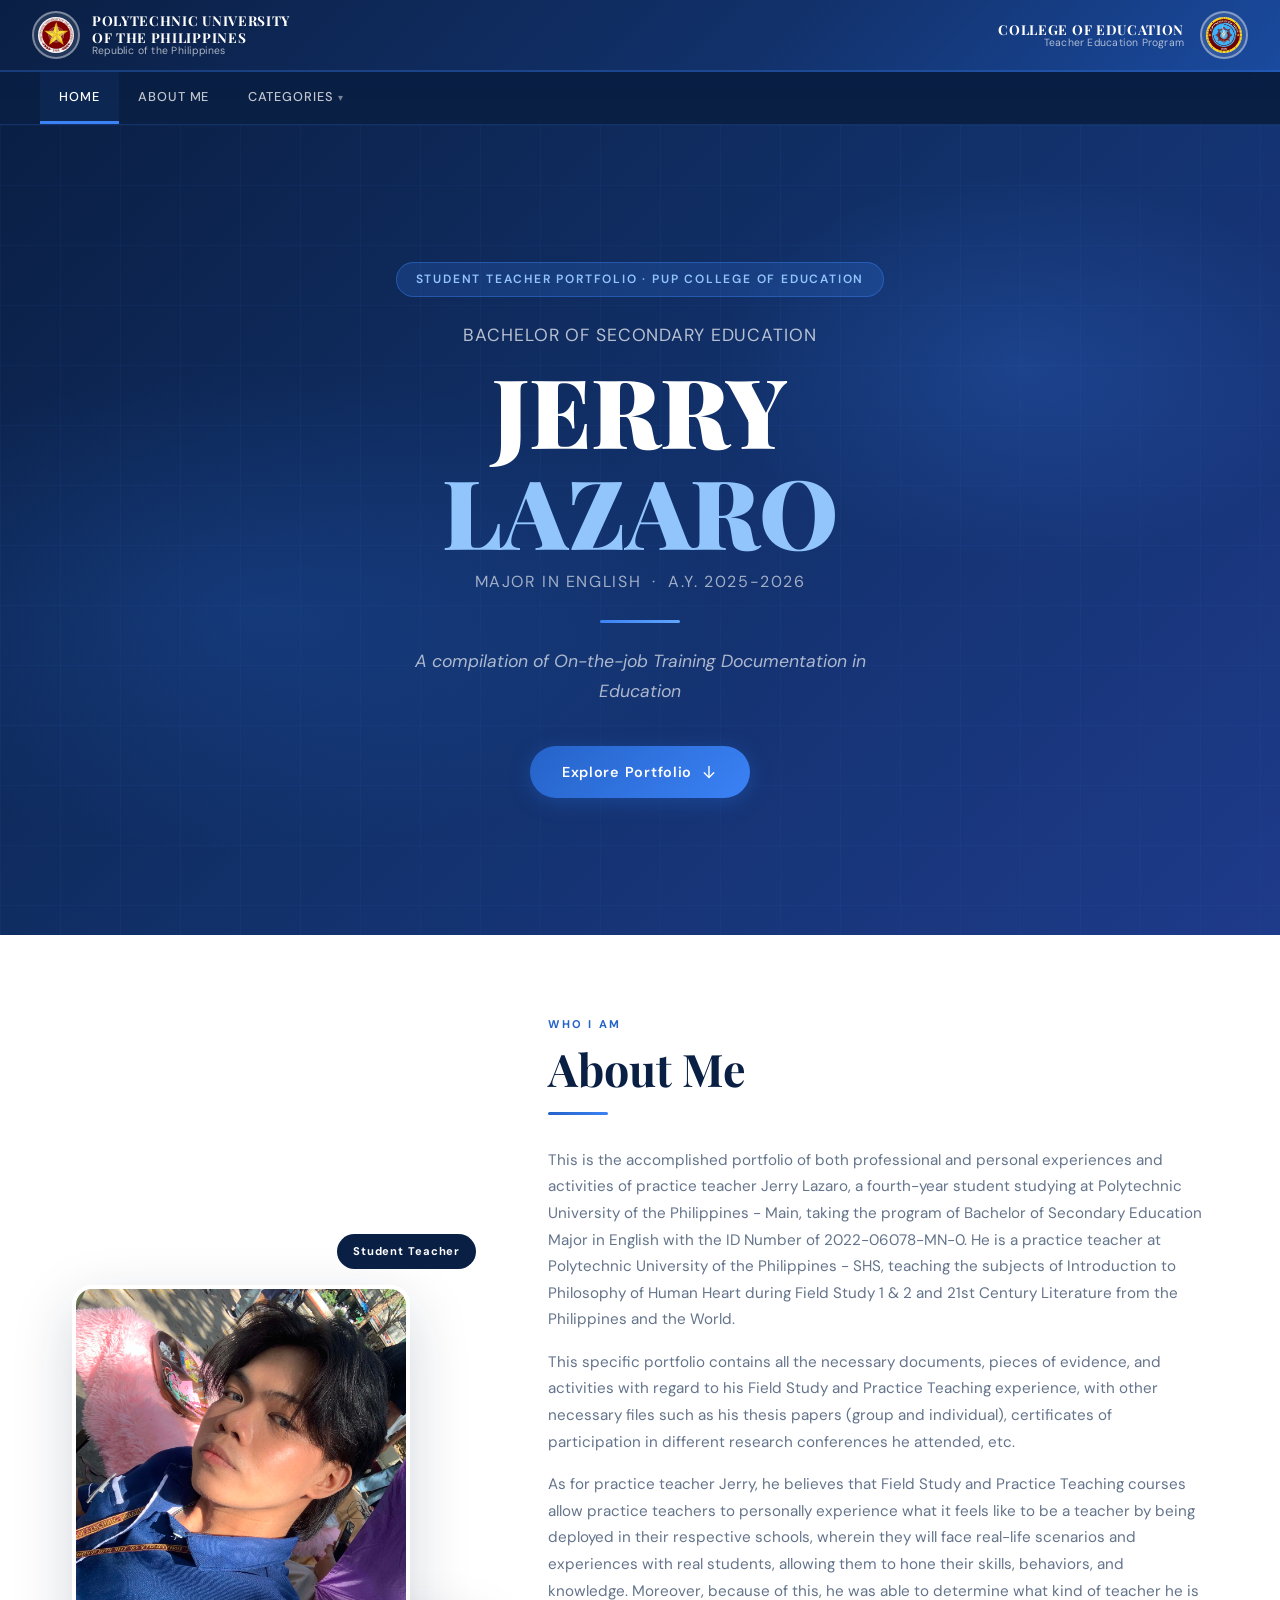
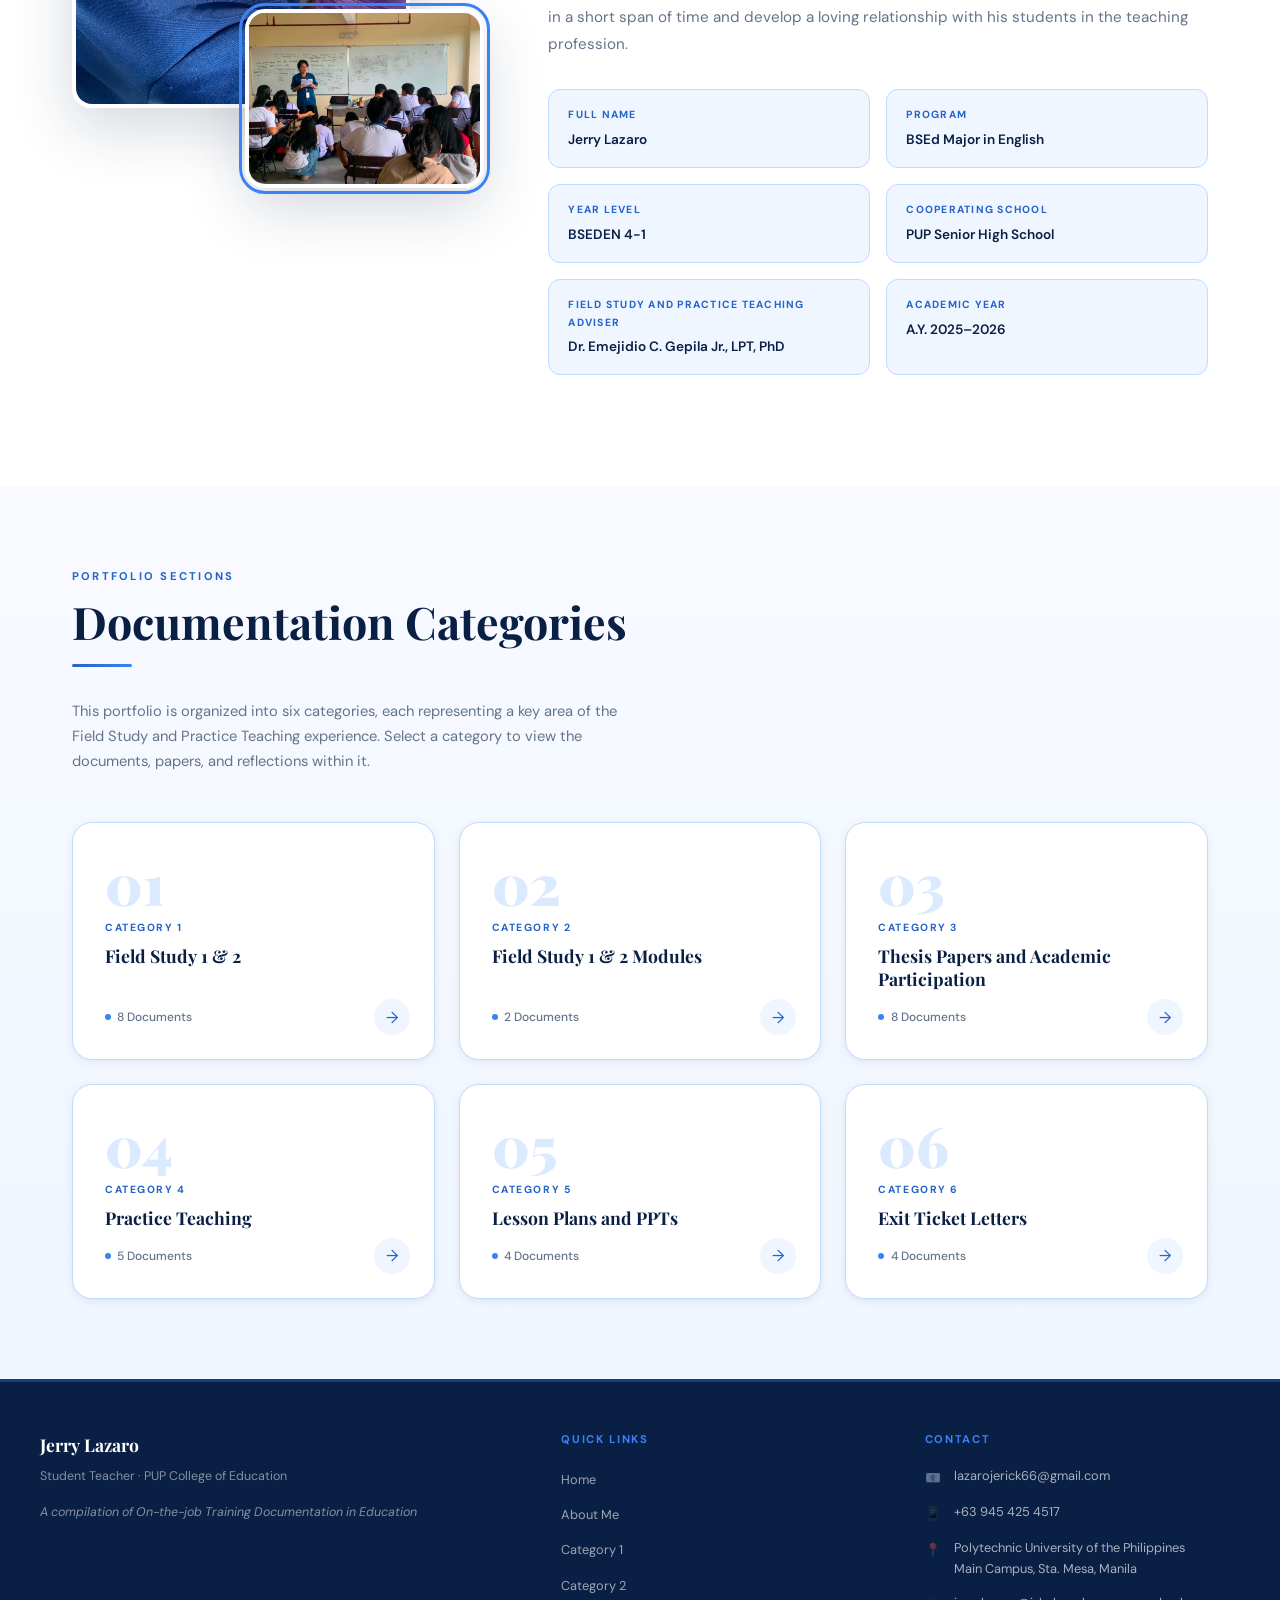
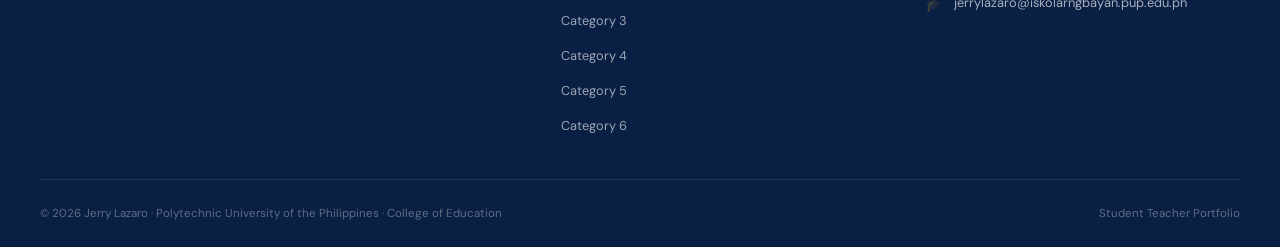
<file: index.html>
<!DOCTYPE html>
<html lang="en">
<head>
  <meta charset="UTF-8" />
  <meta name="viewport" content="width=device-width, initial-scale=1.0" />
  <title>JERRY LAZARO — Student Teacher Portfolio | PUP</title>
  <link rel="stylesheet" href="style.css" />
</head>
<body>

  <!-- ══ HEADER ══ -->
  <header class="site-header">
    <div class="header-brand">
      <div class="header-logo-placeholder">
        <img src="puplogo.jpg" alt="PUP Logo" style="width:100%; height:100%; object-fit:contain; border-radius:50%;" />
      </div>
      <div class="header-name">
        Polytechnic University<br>of the Philippines
        <span>Republic of the Philippines</span>
      </div>
    </div>
    <div class="header-right">
      <div class="header-college">
        College of Education
        <span>Teacher Education Program</span>
      </div>
      <div class="header-logo-placeholder">
        <img src="coedlogo.jpg" alt="COE Logo" style="width:100%; height:100%; object-fit:contain; border-radius:50%;" />
      </div>
    </div>
  </header>

  <!-- ══ NAV ══ -->
  <nav class="main-nav">
    <ul>
      <li><a href="index.html" class="active">Home</a></li>
      <li><a href="index.html#about">About Me</a></li>
      <li class="nav-dropdown">
        <a href="index.html#directory">Categories</a>
        <div class="dropdown-menu">
          <a href="category1.html">Category 1 — Field Study 1 &amp; 2</a>
          <a href="category2.html">Category 2 — Field Study 1 &amp; 2 Modules</a>
          <a href="category3.html">Category 3 — Thesis Papers and Academic Participation</a>
          <a href="category4.html">Category 4 — Practice Teaching</a>
          <a href="category5.html">Category 5 — Lesson Plans and PPTs</a>
          <a href="category6.html">Category 6 — Exit Ticket Letters</a>
        </div>
      </li>
    </ul>
  </nav>

  <main>

    <!-- ══ HERO ══ -->
    <section class="hero">
      <div class="hero-grid-overlay"></div>
      <div class="hero-content">
        <div class="hero-eyebrow">Student Teacher Portfolio · PUP College of Education</div>
        <p class="hero-subtitle-top">Bachelor of Secondary Education</p>
        <h1 class="hero-name">JERRY<br><em>LAZARO</em></h1>
        <p class="hero-role">Major in English &nbsp;·&nbsp; A.Y. 2025-2026</p>
        <div class="hero-divider"></div>
        <p class="hero-tagline">A compilation of On-the-job Training Documentation in Education</p>
        <a href="#about" class="hero-cta">
          Explore Portfolio
          <svg xmlns="http://www.w3.org/2000/svg" viewBox="0 0 20 20" fill="currentColor" width="18" height="18">
            <path fill-rule="evenodd" d="M10 3a.75.75 0 01.75.75v10.638l3.96-4.158a.75.75 0 111.08 1.04l-5.25 5.5a.75.75 0 01-1.08 0l-5.25-5.5a.75.75 0 111.08-1.04l3.96 4.158V3.75A.75.75 0 0110 3z" clip-rule="evenodd" />
          </svg>
        </a>
      </div>
    </section>

    <!-- ══ ABOUT ══ -->
    <section id="about" class="about-section">
      <div class="about-inner">

        <!-- Photo Column -->
        <div class="about-photo-frame">
          <div class="about-badge">Student Teacher</div>
          <div class="about-photos-stack">
            <div class="about-photo-main">
              <img src="portrait.jpg" alt="Jerry Lazaro" />
            </div>
            <div class="about-photo-action">
              <img src="teaching.jpg" alt="Jerry Lazaro teaching" />
            </div>
          </div>
        </div>

        <!-- Info Column -->
        <div>
          <p class="section-label">Who I Am</p>
          <h2 class="section-title">About Me</h2>
          <div class="section-line"></div>

          <p style="color: var(--slate); font-size: 0.95rem; margin-bottom: 1rem; line-height: 1.75;">
            This is the accomplished portfolio of both professional and personal experiences and activities of practice teacher Jerry Lazaro,
            a fourth-year student studying at Polytechnic University of the Philippines - Main, taking the program of Bachelor of Secondary
            Education Major in English with the ID Number of 2022-06078-MN-0. He is a practice teacher at Polytechnic University of the
            Philippines - SHS, teaching the subjects of Introduction to Philosophy of Human Heart during Field Study 1 &amp; 2 and 21st Century
            Literature from the Philippines and the World.
          </p>
          <p style="color: var(--slate); font-size: 0.95rem; margin-bottom: 1rem; line-height: 1.75;">
            This specific portfolio contains all the necessary documents, pieces of evidence, and activities with regard to his Field Study
            and Practice Teaching experience, with other necessary files such as his thesis papers (group and individual), certificates of
            participation in different research conferences he attended, etc.
          </p>
          <p style="color: var(--slate); font-size: 0.95rem; margin-bottom: 1rem; line-height: 1.75;">
            As for practice teacher Jerry, he believes that Field Study and Practice Teaching courses allow practice teachers to personally
            experience what it feels like to be a teacher by being deployed in their respective schools, wherein they will face real-life
            scenarios and experiences with real students, allowing them to hone their skills, behaviors, and knowledge. Moreover, because of
            this, he was able to determine what kind of teacher he is in a short span of time and develop a loving relationship with his
            students in the teaching profession.
          </p>

          <div class="about-info-grid">
            <div class="about-info-item">
              <div class="about-info-label">Full Name</div>
              <div class="about-info-value">Jerry Lazaro</div>
            </div>
            <div class="about-info-item">
              <div class="about-info-label">Program</div>
              <div class="about-info-value">BSEd Major in English</div>
            </div>
            <div class="about-info-item">
              <div class="about-info-label">Year Level</div>
              <div class="about-info-value">BSEDEN 4-1</div>
            </div>
            <div class="about-info-item">
              <div class="about-info-label">Cooperating School</div>
              <div class="about-info-value">PUP Senior High School</div>
            </div>
            <div class="about-info-item">
              <div class="about-info-label">Field Study and Practice Teaching Adviser</div>
              <div class="about-info-value">Dr. Emejidio C. Gepila Jr., LPT, PhD</div>
            </div>
            <div class="about-info-item">
              <div class="about-info-label">Academic Year</div>
              <div class="about-info-value">A.Y. 2025–2026</div>
            </div>
          </div>
        </div>

      </div>
    </section>

    <!-- ══ DIRECTORY ══ -->
    <section id="directory" class="directory-section">
      <div class="directory-inner">
        <p class="section-label">Portfolio Sections</p>
        <h2 class="section-title">Documentation Categories</h2>
        <div class="section-line"></div>
        <p style="color: var(--slate); max-width: 580px; font-size: 0.92rem;">
          This portfolio is organized into six categories, each representing a key area of the Field Study and Practice Teaching experience. Select a category to view the documents, papers, and reflections within it.
        </p>

        <div class="category-grid">

          <a href="category1.html" class="category-card">
            <div class="cat-number">01</div>
            <div class="cat-label">Category 1</div>
            <div class="cat-title">Field Study 1 &amp; 2</div>
            <div class="cat-count">8 Documents</div>
            <div class="cat-arrow">→</div>
          </a>

          <a href="category2.html" class="category-card">
            <div class="cat-number">02</div>
            <div class="cat-label">Category 2</div>
            <div class="cat-title">Field Study 1 &amp; 2 Modules</div>
            <div class="cat-count">2 Documents</div>
            <div class="cat-arrow">→</div>
          </a>

          <a href="category3.html" class="category-card">
            <div class="cat-number">03</div>
            <div class="cat-label">Category 3</div>
            <div class="cat-title">Thesis Papers and Academic Participation</div>
            <div class="cat-count">8 Documents</div>
            <div class="cat-arrow">→</div>
          </a>

          <a href="category4.html" class="category-card">
            <div class="cat-number">04</div>
            <div class="cat-label">Category 4</div>
            <div class="cat-title">Practice Teaching</div>
            <div class="cat-count">5 Documents</div>
            <div class="cat-arrow">→</div>
          </a>

          <a href="category5.html" class="category-card">
            <div class="cat-number">05</div>
            <div class="cat-label">Category 5</div>
            <div class="cat-title">Lesson Plans and PPTs</div>
            <div class="cat-count">4 Documents</div>
            <div class="cat-arrow">→</div>
          </a>

          <a href="category6.html" class="category-card">
            <div class="cat-number">06</div>
            <div class="cat-label">Category 6</div>
            <div class="cat-title">Exit Ticket Letters</div>
            <div class="cat-count">4 Documents</div>
            <div class="cat-arrow">→</div>
          </a>

        </div>
      </div>
    </section>

  </main>

  <!-- ══ FOOTER ══ -->
  <footer class="site-footer">
    <div class="footer-inner">
      <div class="footer-brand">
        <h3>Jerry Lazaro</h3>
        <p>Student Teacher · PUP College of Education</p>
        <p class="footer-tagline">A compilation of On-the-job Training Documentation in Education</p>
      </div>
      <div class="footer-col">
        <h4>Quick Links</h4>
        <ul>
          <li><a href="index.html">Home</a></li>
          <li><a href="index.html#about">About Me</a></li>
          <li><a href="category1.html">Category 1</a></li>
          <li><a href="category2.html">Category 2</a></li>
          <li><a href="category3.html">Category 3</a></li>
          <li><a href="category4.html">Category 4</a></li>
          <li><a href="category5.html">Category 5</a></li>
          <li><a href="category6.html">Category 6</a></li>
        </ul>
      </div>
      <div class="footer-col">
        <h4>Contact</h4>
        <div class="footer-contact-item">
          <span class="footer-contact-icon">📧</span>
          <span>lazarojerick66@gmail.com</span>
        </div>
        <div class="footer-contact-item">
          <span class="footer-contact-icon">📱</span>
          <span>+63 945 425 4517</span>
        </div>
        <div class="footer-contact-item">
          <span class="footer-contact-icon">📍</span>
          <span>Polytechnic University of the Philippines<br>Main Campus, Sta. Mesa, Manila</span>
        </div>
        <div class="footer-contact-item">
          <span class="footer-contact-icon">🎓</span>
          <span>jerrylazaro@iskolarngbayan.pup.edu.ph</span>
        </div>
      </div>
    </div>
    <div class="footer-bottom">
      <span>© 2026 Jerry Lazaro · Polytechnic University of the Philippines · College of Education</span>
      <span>Student Teacher Portfolio</span>
    </div>
  </footer>

</body>
</html>
</file>
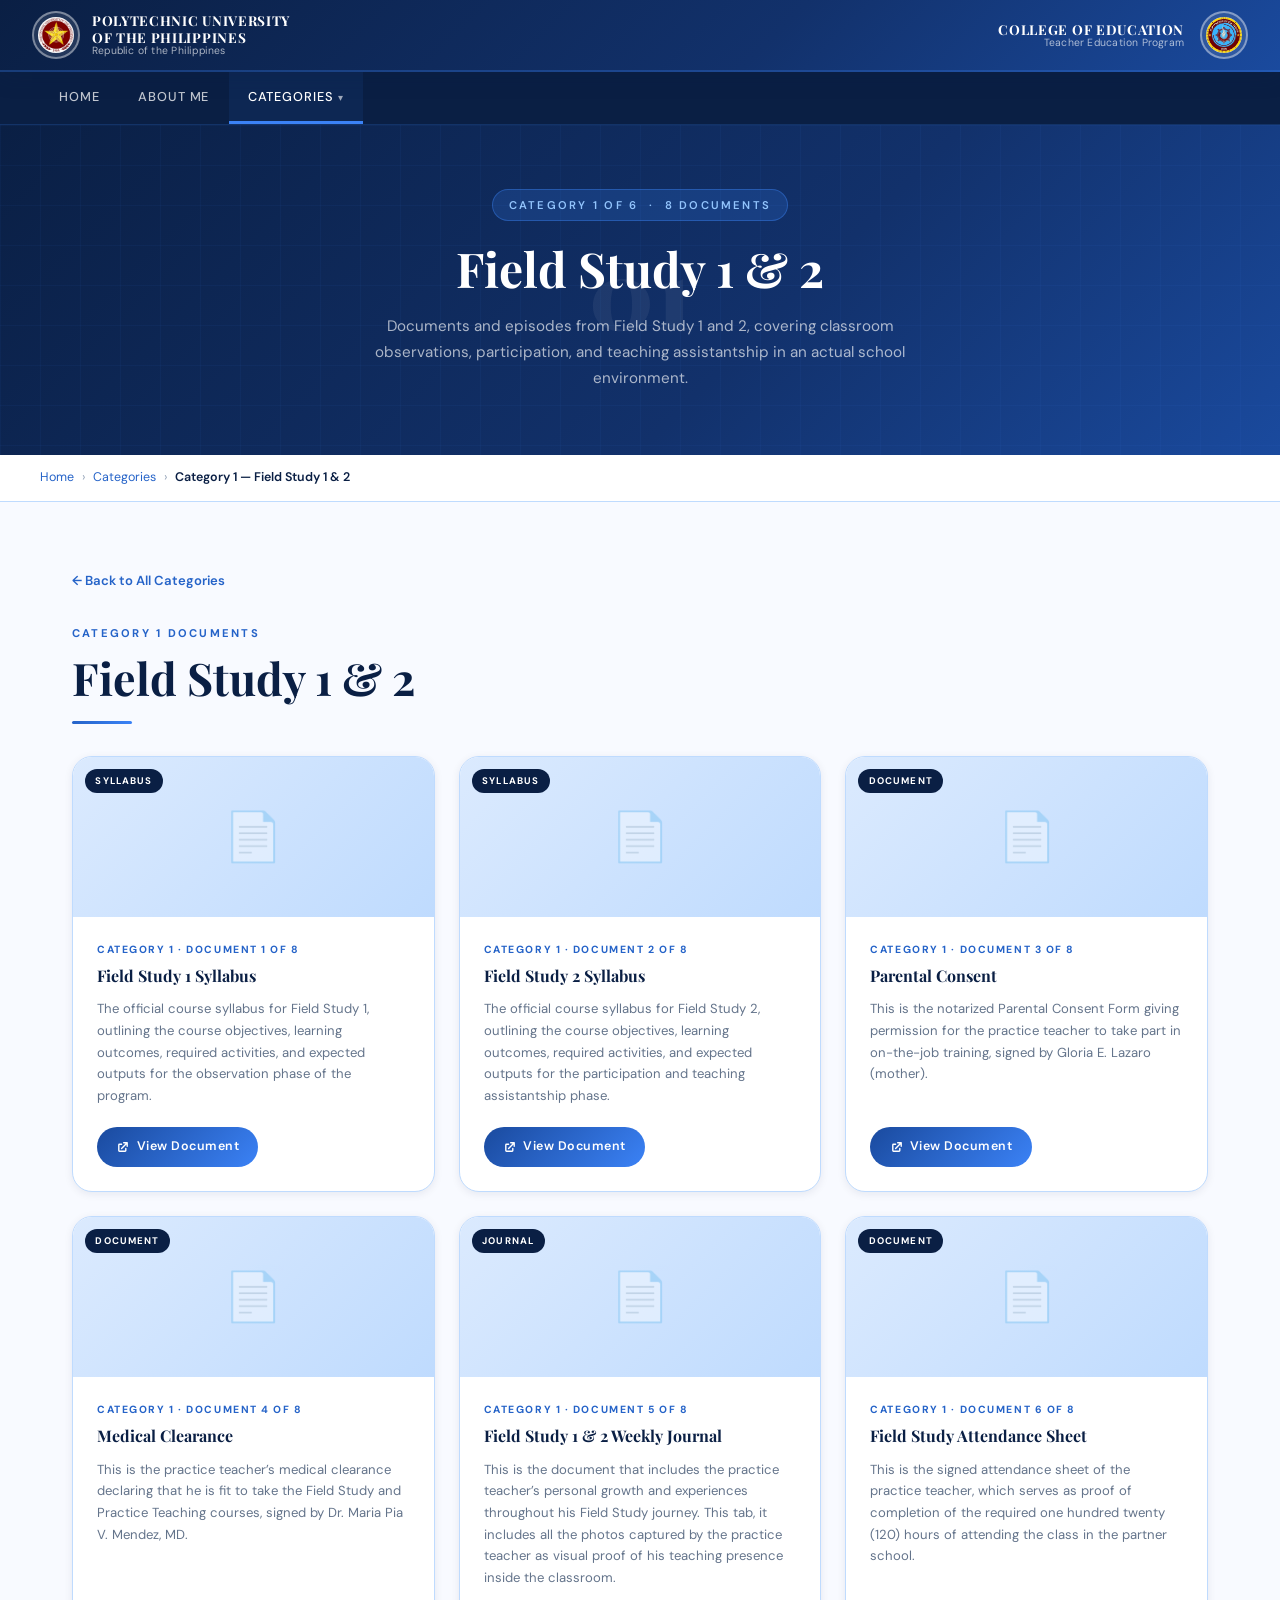
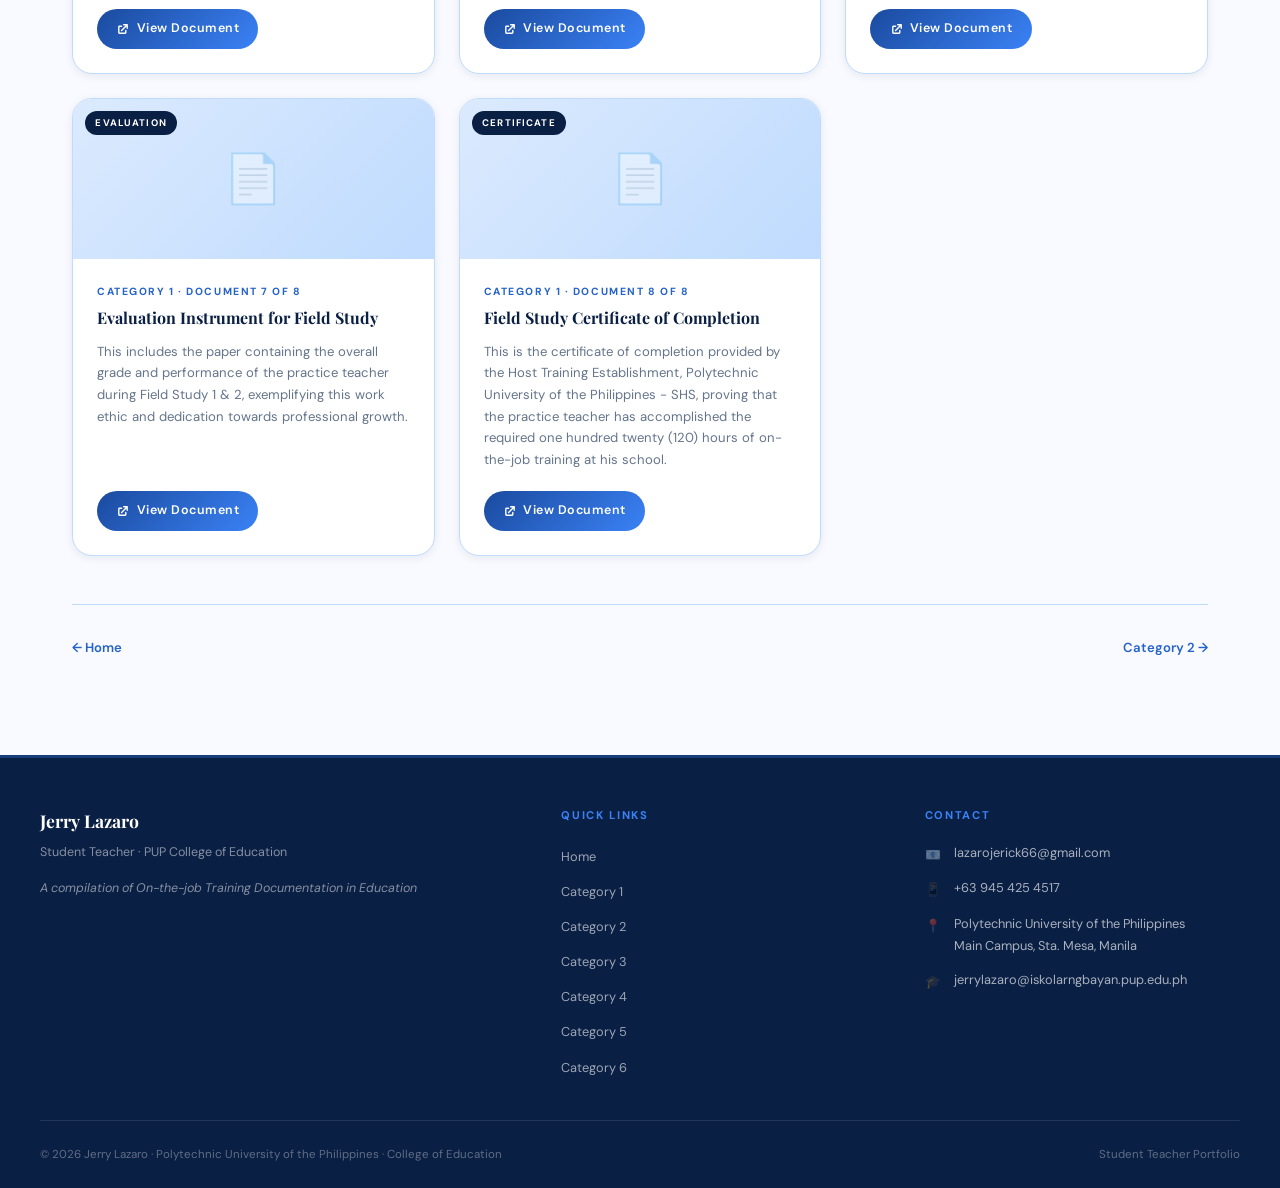
<file: category1.html>
<!DOCTYPE html>
<html lang="en">
<head>
  <meta charset="UTF-8" />
  <meta name="viewport" content="width=device-width, initial-scale=1.0" />
  <title>Category 1 — Student Teacher Portfolio | PUP</title>
  <link rel="stylesheet" href="style.css" />
</head>
<body>

  <header class="site-header">
    <div class="header-brand">
      <div class="header-logo-placeholder">
        <img src="puplogo.jpg" alt="PUP Logo" style="width:100%; height:100%; object-fit:contain; border-radius:50%;" />
      </div>
      <div class="header-name">
        Polytechnic University<br>of the Philippines
        <span>Republic of the Philippines</span>
      </div>
    </div>
    <div class="header-right">
      <div class="header-college">
        College of Education
        <span>Teacher Education Program</span>
      </div>
      <div class="header-logo-placeholder">
        <img src="coedlogo.jpg" alt="COE Logo" style="width:100%; height:100%; object-fit:contain; border-radius:50%;" />
      </div>
    </div>
  </header>

  <nav class="main-nav">
    <ul>
      <li><a href="index.html">Home</a></li>
      <li><a href="index.html#about">About Me</a></li>
      <li class="nav-dropdown">
        <a href="index.html#directory" class="active">Categories</a>
        <div class="dropdown-menu">
          <a href="category1.html">Category 1 — Field Study 1 &amp; 2</a>
          <a href="category2.html">Category 2 — Field Study 1 &amp; 2 Modules</a>
          <a href="category3.html">Category 3 — Thesis Papers and Academic Participation</a>
          <a href="category4.html">Category 4 — Practice Teaching</a>
          <a href="category5.html">Category 5 — Lesson Plans and PPTs</a>
          <a href="category6.html">Category 6 — Exit Ticket Letters</a>
        </div>
      </li>
    </ul>
  </nav>

  <main>

    <section class="category-hero">
      <div class="category-hero-number">01</div>
      <div class="category-hero-content">
        <div class="category-hero-eyebrow">Category 1 of 6 &nbsp;·&nbsp; 8 Documents</div>
        <h1>Field Study 1 &amp; 2</h1>
        <p>Documents and episodes from Field Study 1 and 2, covering classroom observations, participation, and teaching assistantship in an actual school environment.</p>
      </div>
    </section>

    <div class="breadcrumb">
      <div class="breadcrumb-inner">
        <a href="index.html">Home</a>
        <span class="sep">›</span>
        <a href="index.html#directory">Categories</a>
        <span class="sep">›</span>
        <span class="current">Category 1 — Field Study 1 &amp; 2</span>
      </div>
    </div>

    <section class="papers-section">
      <a href="index.html#directory" class="back-link">← Back to All Categories</a>

      <p class="section-label">Category 1 Documents</p>
      <h2 class="section-title">Field Study 1 &amp; 2</h2>
      <div class="section-line"></div>

      <div class="papers-grid">

        <div class="paper-card">
          <div class="paper-thumbnail">
            <div class="paper-thumbnail-icon">📄</div>
            <div class="paper-type-badge">Syllabus</div>
          </div>
          <div class="paper-body">
            <div class="paper-number">Category 1 · Document 1 of 8</div>
            <h3 class="paper-title">Field Study 1 Syllabus</h3>
            <p class="paper-description">The official course syllabus for Field Study 1, outlining the course objectives, learning outcomes, required activities, and expected outputs for the observation phase of the program.</p>
            <a href="https://docs.google.com/document/d/1g13kxzPpBGuA4Ev6qymkt1wvkFeoNipTTsYqgLfaaHQ/edit?usp=drive_link" target="_blank" rel="noopener" class="paper-link">
              <svg xmlns="http://www.w3.org/2000/svg" viewBox="0 0 20 20" fill="currentColor"><path d="M11 3a1 1 0 100 2h2.586l-6.293 6.293a1 1 0 101.414 1.414L15 6.414V9a1 1 0 102 0V4a1 1 0 00-1-1h-5z"/><path d="M5 5a2 2 0 00-2 2v8a2 2 0 002 2h8a2 2 0 002-2v-3a1 1 0 10-2 0v3H5V7h3a1 1 0 000-2H5z"/></svg>
              View Document
            </a>
          </div>
        </div>

        <div class="paper-card">
          <div class="paper-thumbnail">
            <div class="paper-thumbnail-icon">📄</div>
            <div class="paper-type-badge">Syllabus</div>
          </div>
          <div class="paper-body">
            <div class="paper-number">Category 1 · Document 2 of 8</div>
            <h3 class="paper-title">Field Study 2 Syllabus</h3>
            <p class="paper-description">The official course syllabus for Field Study 2, outlining the course objectives, learning outcomes, required activities, and expected outputs for the participation and teaching assistantship phase.</p>
            <a href="https://docs.google.com/document/d/1t_3FNpo54HxSY_h5aea25HF27Kwu_ChpI_ilQ01vWi0/edit?usp=sharing" target="_blank" rel="noopener" class="paper-link">
              <svg xmlns="http://www.w3.org/2000/svg" viewBox="0 0 20 20" fill="currentColor"><path d="M11 3a1 1 0 100 2h2.586l-6.293 6.293a1 1 0 101.414 1.414L15 6.414V9a1 1 0 102 0V4a1 1 0 00-1-1h-5z"/><path d="M5 5a2 2 0 00-2 2v8a2 2 0 002 2h8a2 2 0 002-2v-3a1 1 0 10-2 0v3H5V7h3a1 1 0 000-2H5z"/></svg>
              View Document
            </a>
          </div>
        </div>

        <div class="paper-card">
          <div class="paper-thumbnail">
            <div class="paper-thumbnail-icon">📄</div>
            <div class="paper-type-badge">Document</div>
          </div>
          <div class="paper-body">
            <div class="paper-number">Category 1 · Document 3 of 8</div>
            <h3 class="paper-title">Parental Consent</h3>
            <p class="paper-description">This is the notarized Parental Consent Form giving permission for the practice teacher to take part in on-the-job training, signed by Gloria E. Lazaro (mother).
            </p>
            <a href="https://drive.google.com/file/d/1OYOy1K6D8P4H9LnjUMEDKm3Dgl_H8lmr/view?usp=drive_link" target="_blank" rel="noopener" class="paper-link">
              <svg xmlns="http://www.w3.org/2000/svg" viewBox="0 0 20 20" fill="currentColor"><path d="M11 3a1 1 0 100 2h2.586l-6.293 6.293a1 1 0 101.414 1.414L15 6.414V9a1 1 0 102 0V4a1 1 0 00-1-1h-5z"/><path d="M5 5a2 2 0 00-2 2v8a2 2 0 002 2h8a2 2 0 002-2v-3a1 1 0 10-2 0v3H5V7h3a1 1 0 000-2H5z"/></svg>
              View Document
            </a>
          </div>
        </div>

        <div class="paper-card">
          <div class="paper-thumbnail">
            <div class="paper-thumbnail-icon">📄</div>
            <div class="paper-type-badge">Document</div>
          </div>
          <div class="paper-body">
            <div class="paper-number">Category 1 · Document 4 of 8</div>
            <h3 class="paper-title">Medical Clearance</h3>
            <p class="paper-description">This is the practice teacher’s medical clearance declaring that he is fit to take the Field Study and Practice Teaching courses, signed by Dr. Maria Pia V. Mendez, MD.</p>
            <a href="https://drive.google.com/file/d/1IIRusoZ6R6dSdCoJMxrhAuVfPRU2ekqS/view?usp=drive_link" target="_blank" rel="noopener" class="paper-link">
              <svg xmlns="http://www.w3.org/2000/svg" viewBox="0 0 20 20" fill="currentColor"><path d="M11 3a1 1 0 100 2h2.586l-6.293 6.293a1 1 0 101.414 1.414L15 6.414V9a1 1 0 102 0V4a1 1 0 00-1-1h-5z"/><path d="M5 5a2 2 0 00-2 2v8a2 2 0 002 2h8a2 2 0 002-2v-3a1 1 0 10-2 0v3H5V7h3a1 1 0 000-2H5z"/></svg>
              View Document
            </a>
          </div>
        </div>

        <div class="paper-card">
          <div class="paper-thumbnail">
            <div class="paper-thumbnail-icon">📄</div>
            <div class="paper-type-badge">Journal</div>
          </div>
          <div class="paper-body">
            <div class="paper-number">Category 1 · Document 5 of 8</div>
            <h3 class="paper-title">Field Study 1 & 2 Weekly Journal</h3>
            <p class="paper-description">This is the document that includes the practice teacher’s personal growth and experiences throughout his Field Study journey. This tab, it includes all the photos captured by the practice teacher as visual proof of his teaching presence inside the classroom.</p>
            <a href="https://drive.google.com/file/d/1vcU92qk11ltO8xYJXlmTrmDuKukXb45F/view?usp=drive_link" target="_blank" rel="noopener" class="paper-link">
              <svg xmlns="http://www.w3.org/2000/svg" viewBox="0 0 20 20" fill="currentColor"><path d="M11 3a1 1 0 100 2h2.586l-6.293 6.293a1 1 0 101.414 1.414L15 6.414V9a1 1 0 102 0V4a1 1 0 00-1-1h-5z"/><path d="M5 5a2 2 0 00-2 2v8a2 2 0 002 2h8a2 2 0 002-2v-3a1 1 0 10-2 0v3H5V7h3a1 1 0 000-2H5z"/></svg>
              View Document
            </a>
          </div>
        </div>

        <div class="paper-card">
          <div class="paper-thumbnail">
            <div class="paper-thumbnail-icon">📄</div>
            <div class="paper-type-badge">Document</div>
          </div>
          <div class="paper-body">
            <div class="paper-number">Category 1 · Document 6 of 8</div>
            <h3 class="paper-title">Field Study Attendance Sheet</h3>
            <p class="paper-description">This is the signed attendance sheet of the practice teacher, which serves as proof of completion of the required one hundred twenty (120) hours of attending the class in the partner school.</p>
            <a href="https://drive.google.com/file/d/1oIyXhTrP91uXrmsBw0bKtbKjrj60guDm/view?usp=drive_link" target="_blank" rel="noopener" class="paper-link">
              <svg xmlns="http://www.w3.org/2000/svg" viewBox="0 0 20 20" fill="currentColor"><path d="M11 3a1 1 0 100 2h2.586l-6.293 6.293a1 1 0 101.414 1.414L15 6.414V9a1 1 0 102 0V4a1 1 0 00-1-1h-5z"/><path d="M5 5a2 2 0 00-2 2v8a2 2 0 002 2h8a2 2 0 002-2v-3a1 1 0 10-2 0v3H5V7h3a1 1 0 000-2H5z"/></svg>
              View Document
            </a>
          </div>
        </div>

        <div class="paper-card">
          <div class="paper-thumbnail">
            <div class="paper-thumbnail-icon">📄</div>
            <div class="paper-type-badge">Evaluation</div>
          </div>
          <div class="paper-body">
            <div class="paper-number">Category 1 · Document 7 of 8</div>
            <h3 class="paper-title">Evaluation Instrument for Field Study</h3>
            <p class="paper-description">This includes the paper containing the overall grade and performance of the practice teacher during Field Study 1 & 2, exemplifying this work ethic and dedication towards professional growth.</p>
            <a href="https://drive.google.com/file/d/14FD1gtYux3UoFpH61pAoxSB6as6UOHDQ/view?usp=drive_link" target="_blank" rel="noopener" class="paper-link">
              <svg xmlns="http://www.w3.org/2000/svg" viewBox="0 0 20 20" fill="currentColor"><path d="M11 3a1 1 0 100 2h2.586l-6.293 6.293a1 1 0 101.414 1.414L15 6.414V9a1 1 0 102 0V4a1 1 0 00-1-1h-5z"/><path d="M5 5a2 2 0 00-2 2v8a2 2 0 002 2h8a2 2 0 002-2v-3a1 1 0 10-2 0v3H5V7h3a1 1 0 000-2H5z"/></svg>
              View Document
            </a>
          </div>
        </div>

        <div class="paper-card">
          <div class="paper-thumbnail">
            <div class="paper-thumbnail-icon">📄</div>
            <div class="paper-type-badge">Certificate</div>
          </div>
          <div class="paper-body">
            <div class="paper-number">Category 1 · Document 8 of 8</div>
            <h3 class="paper-title">Field Study Certificate of Completion</h3>
            <p class="paper-description">This is the certificate of completion provided by the Host Training Establishment, Polytechnic University of the Philippines - SHS, proving that the practice teacher has accomplished the required one hundred twenty (120) hours of on-the-job training at his school.</p>
            <a href="https://drive.google.com/file/d/1qWdIR6Hkwzd7-ykO2zIbvaftWbesqBQR/view?usp=drive_link" target="_blank" rel="noopener" class="paper-link">
              <svg xmlns="http://www.w3.org/2000/svg" viewBox="0 0 20 20" fill="currentColor"><path d="M11 3a1 1 0 100 2h2.586l-6.293 6.293a1 1 0 101.414 1.414L15 6.414V9a1 1 0 102 0V4a1 1 0 00-1-1h-5z"/><path d="M5 5a2 2 0 00-2 2v8a2 2 0 002 2h8a2 2 0 002-2v-3a1 1 0 10-2 0v3H5V7h3a1 1 0 000-2H5z"/></svg>
              View Document
            </a>
          </div>
        </div>

      </div>

      <div style="display:flex; justify-content:space-between; margin-top:3rem; padding-top:2rem; border-top:1px solid var(--border);">
        <a href="index.html" class="back-link">← Home</a>
        <a href="category2.html" class="back-link" style="color:var(--blue-light);">Category 2 →</a>
      </div>
    </section>

  </main>

  <footer class="site-footer">
    <div class="footer-inner">
      <div class="footer-brand">
        <h3>Jerry Lazaro</h3>
        <p>Student Teacher · PUP College of Education</p>
        <p class="footer-tagline">A compilation of On-the-job Training Documentation in Education</p>
      </div>
      <div class="footer-col">
        <h4>Quick Links</h4>
        <ul>
          <li><a href="index.html">Home</a></li>
          <li><a href="category1.html">Category 1</a></li>
          <li><a href="category2.html">Category 2</a></li>
          <li><a href="category3.html">Category 3</a></li>
          <li><a href="category4.html">Category 4</a></li>
          <li><a href="category5.html">Category 5</a></li>
          <li><a href="category6.html">Category 6</a></li>
        </ul>
      </div>
      <div class="footer-col">
        <h4>Contact</h4>
        <div class="footer-contact-item"><span class="footer-contact-icon">📧</span><span>lazarojerick66@gmail.com</span></div>
        <div class="footer-contact-item"><span class="footer-contact-icon">📱</span><span>+63 945 425 4517</span></div>
        <div class="footer-contact-item"><span class="footer-contact-icon">📍</span><span>Polytechnic University of the Philippines<br>Main Campus, Sta. Mesa, Manila</span></div>
        <div class="footer-contact-item"><span class="footer-contact-icon">🎓</span><span>jerrylazaro@iskolarngbayan.pup.edu.ph</span></div>
      </div>
    </div>
    <div class="footer-bottom">
      <span>© 2026 Jerry Lazaro · Polytechnic University of the Philippines · College of Education</span>
      <span>Student Teacher Portfolio</span>
    </div>
  </footer>

</body>
</html>
</file>
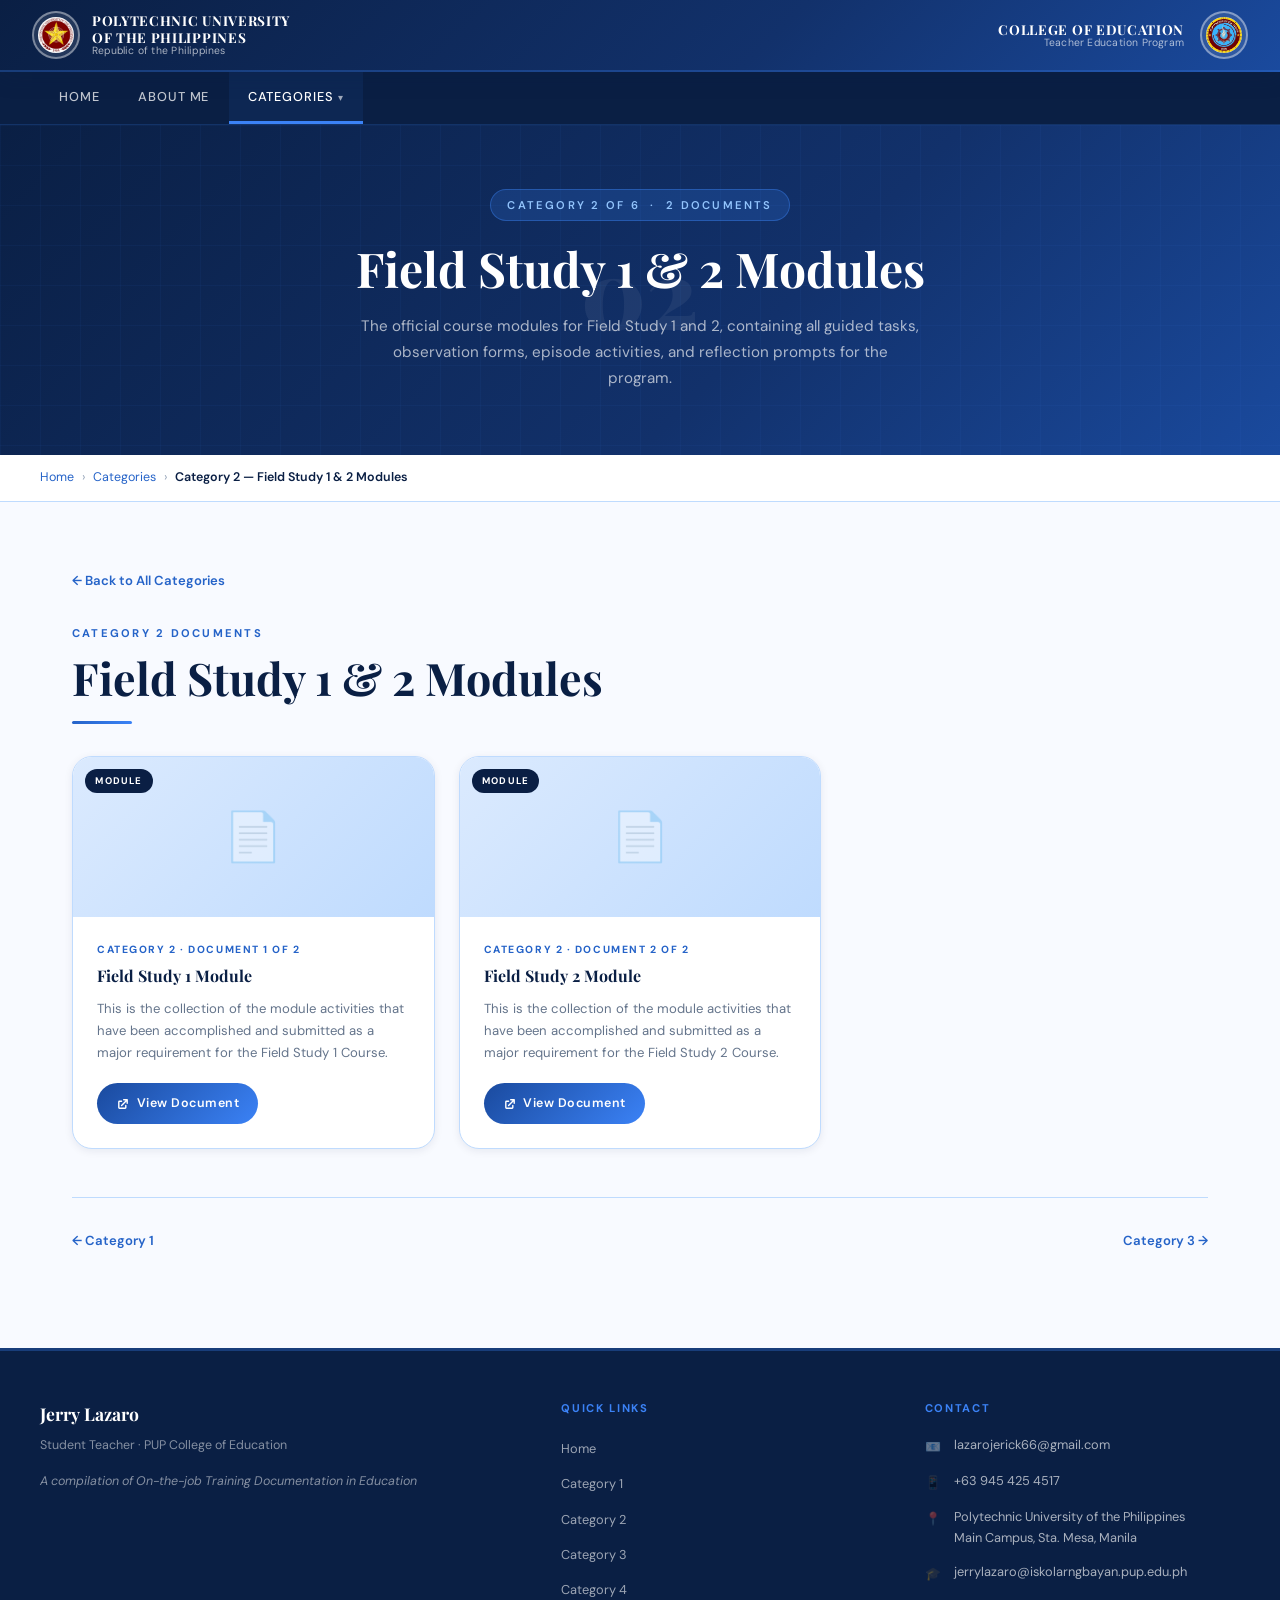
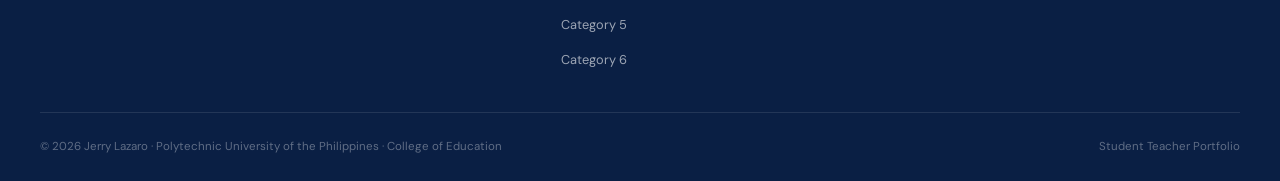
<file: category2.html>
<!DOCTYPE html>
<html lang="en">
<head>
  <meta charset="UTF-8" />
  <meta name="viewport" content="width=device-width, initial-scale=1.0" />
  <title>Category 2 — Student Teacher Portfolio | PUP</title>
  <link rel="stylesheet" href="style.css" />
</head>
<body>

  <header class="site-header">
    <div class="header-brand">
      <div class="header-logo-placeholder">
        <img src="puplogo.jpg" alt="PUP Logo" style="width:100%; height:100%; object-fit:contain; border-radius:50%;" />
      </div>
      <div class="header-name">
        Polytechnic University<br>of the Philippines
        <span>Republic of the Philippines</span>
      </div>
    </div>
    <div class="header-right">
      <div class="header-college">
        College of Education
        <span>Teacher Education Program</span>
      </div>
      <div class="header-logo-placeholder">
        <img src="coedlogo.jpg" alt="COE Logo" style="width:100%; height:100%; object-fit:contain; border-radius:50%;" />
      </div>
    </div>
  </header>

  <nav class="main-nav">
    <ul>
      <li><a href="index.html">Home</a></li>
      <li><a href="index.html#about">About Me</a></li>
      <li class="nav-dropdown">
        <a href="index.html#directory" class="active">Categories</a>
        <div class="dropdown-menu">
          <a href="category1.html">Category 1 — Field Study 1 &amp; 2</a>
          <a href="category2.html">Category 2 — Field Study 1 &amp; 2 Modules</a>
          <a href="category3.html">Category 3 — Thesis Papers and Academic Participation</a>
          <a href="category4.html">Category 4 — Practice Teaching</a>
          <a href="category5.html">Category 5 — Lesson Plans and PPTs</a>
          <a href="category6.html">Category 6 — Exit Ticket Letters</a>
        </div>
      </li>
    </ul>
  </nav>

  <main>

    <section class="category-hero">
      <div class="category-hero-number">02</div>
      <div class="category-hero-content">
        <div class="category-hero-eyebrow">Category 2 of 6 &nbsp;·&nbsp; 2 Documents</div>
        <h1>Field Study 1 &amp; 2 Modules</h1>
        <p>The official course modules for Field Study 1 and 2, containing all guided tasks, observation forms, episode activities, and reflection prompts for the program.</p>
      </div>
    </section>

    <div class="breadcrumb">
      <div class="breadcrumb-inner">
        <a href="index.html">Home</a>
        <span class="sep">›</span>
        <a href="index.html#directory">Categories</a>
        <span class="sep">›</span>
        <span class="current">Category 2 — Field Study 1 &amp; 2 Modules</span>
      </div>
    </div>

    <section class="papers-section">
      <a href="index.html#directory" class="back-link">← Back to All Categories</a>

      <p class="section-label">Category 2 Documents</p>
      <h2 class="section-title">Field Study 1 &amp; 2 Modules</h2>
      <div class="section-line"></div>

      <div class="papers-grid">

        <div class="paper-card">
          <div class="paper-thumbnail">
            <div class="paper-thumbnail-icon">📄</div>
            <div class="paper-type-badge">Module</div>
          </div>
          <div class="paper-body">
            <div class="paper-number">Category 2 · Document 1 of 2</div>
            <h3 class="paper-title">Field Study 1 Module</h3>
            <p class="paper-description">This is the collection of the module activities that have been accomplished and submitted as a major requirement for the Field Study 1 Course.</p>
            <a href="https://drive.google.com/file/d/1vRs0II4mG3iT72Cmw8NuPZZcXayfAu4K/view?usp=drive_link" target="_blank" rel="noopener" class="paper-link">
              <svg xmlns="http://www.w3.org/2000/svg" viewBox="0 0 20 20" fill="currentColor"><path d="M11 3a1 1 0 100 2h2.586l-6.293 6.293a1 1 0 101.414 1.414L15 6.414V9a1 1 0 102 0V4a1 1 0 00-1-1h-5z"/><path d="M5 5a2 2 0 00-2 2v8a2 2 0 002 2h8a2 2 0 002-2v-3a1 1 0 10-2 0v3H5V7h3a1 1 0 000-2H5z"/></svg>
              View Document
            </a>
          </div>
        </div>

        <div class="paper-card">
          <div class="paper-thumbnail">
            <div class="paper-thumbnail-icon">📄</div>
            <div class="paper-type-badge">Module</div>
          </div>
          <div class="paper-body">
            <div class="paper-number">Category 2 · Document 2 of 2</div>
            <h3 class="paper-title">Field Study 2 Module</h3>
            <p class="paper-description">This is the collection of the module activities that have been accomplished and submitted as a major requirement for the Field Study 2 Course.</p>
            <a href="https://drive.google.com/file/d/1NR6pMqHzowe8YiA4dcsvuqu7DPlUwCHV/view?usp=drive_link" target="_blank" rel="noopener" class="paper-link">
              <svg xmlns="http://www.w3.org/2000/svg" viewBox="0 0 20 20" fill="currentColor"><path d="M11 3a1 1 0 100 2h2.586l-6.293 6.293a1 1 0 101.414 1.414L15 6.414V9a1 1 0 102 0V4a1 1 0 00-1-1h-5z"/><path d="M5 5a2 2 0 00-2 2v8a2 2 0 002 2h8a2 2 0 002-2v-3a1 1 0 10-2 0v3H5V7h3a1 1 0 000-2H5z"/></svg>
              View Document
            </a>
          </div>
        </div>

      </div>

      <div style="display:flex; justify-content:space-between; margin-top:3rem; padding-top:2rem; border-top:1px solid var(--border);">
        <a href="category1.html" class="back-link">← Category 1</a>
        <a href="category3.html" class="back-link" style="color:var(--blue-light);">Category 3 →</a>
      </div>
    </section>

  </main>

  <footer class="site-footer">
    <div class="footer-inner">
      <div class="footer-brand">
        <h3>Jerry Lazaro</h3>
        <p>Student Teacher · PUP College of Education</p>
        <p class="footer-tagline">A compilation of On-the-job Training Documentation in Education</p>
      </div>
      <div class="footer-col">
        <h4>Quick Links</h4>
        <ul>
          <li><a href="index.html">Home</a></li>
          <li><a href="category1.html">Category 1</a></li>
          <li><a href="category2.html">Category 2</a></li>
          <li><a href="category3.html">Category 3</a></li>
          <li><a href="category4.html">Category 4</a></li>
          <li><a href="category5.html">Category 5</a></li>
          <li><a href="category6.html">Category 6</a></li>
        </ul>
      </div>
      <div class="footer-col">
        <h4>Contact</h4>
        <div class="footer-contact-item"><span class="footer-contact-icon">📧</span><span>lazarojerick66@gmail.com</span></div>
        <div class="footer-contact-item"><span class="footer-contact-icon">📱</span><span>+63 945 425 4517</span></div>
        <div class="footer-contact-item"><span class="footer-contact-icon">📍</span><span>Polytechnic University of the Philippines<br>Main Campus, Sta. Mesa, Manila</span></div>
        <div class="footer-contact-item"><span class="footer-contact-icon">🎓</span><span>jerrylazaro@iskolarngbayan.pup.edu.ph</span></div>
      </div>
    </div>
    <div class="footer-bottom">
      <span>© 2026 Jerry Lazaro · Polytechnic University of the Philippines · College of Education</span>
      <span>Student Teacher Portfolio</span>
    </div>
  </footer>

</body>
</html>
</file>
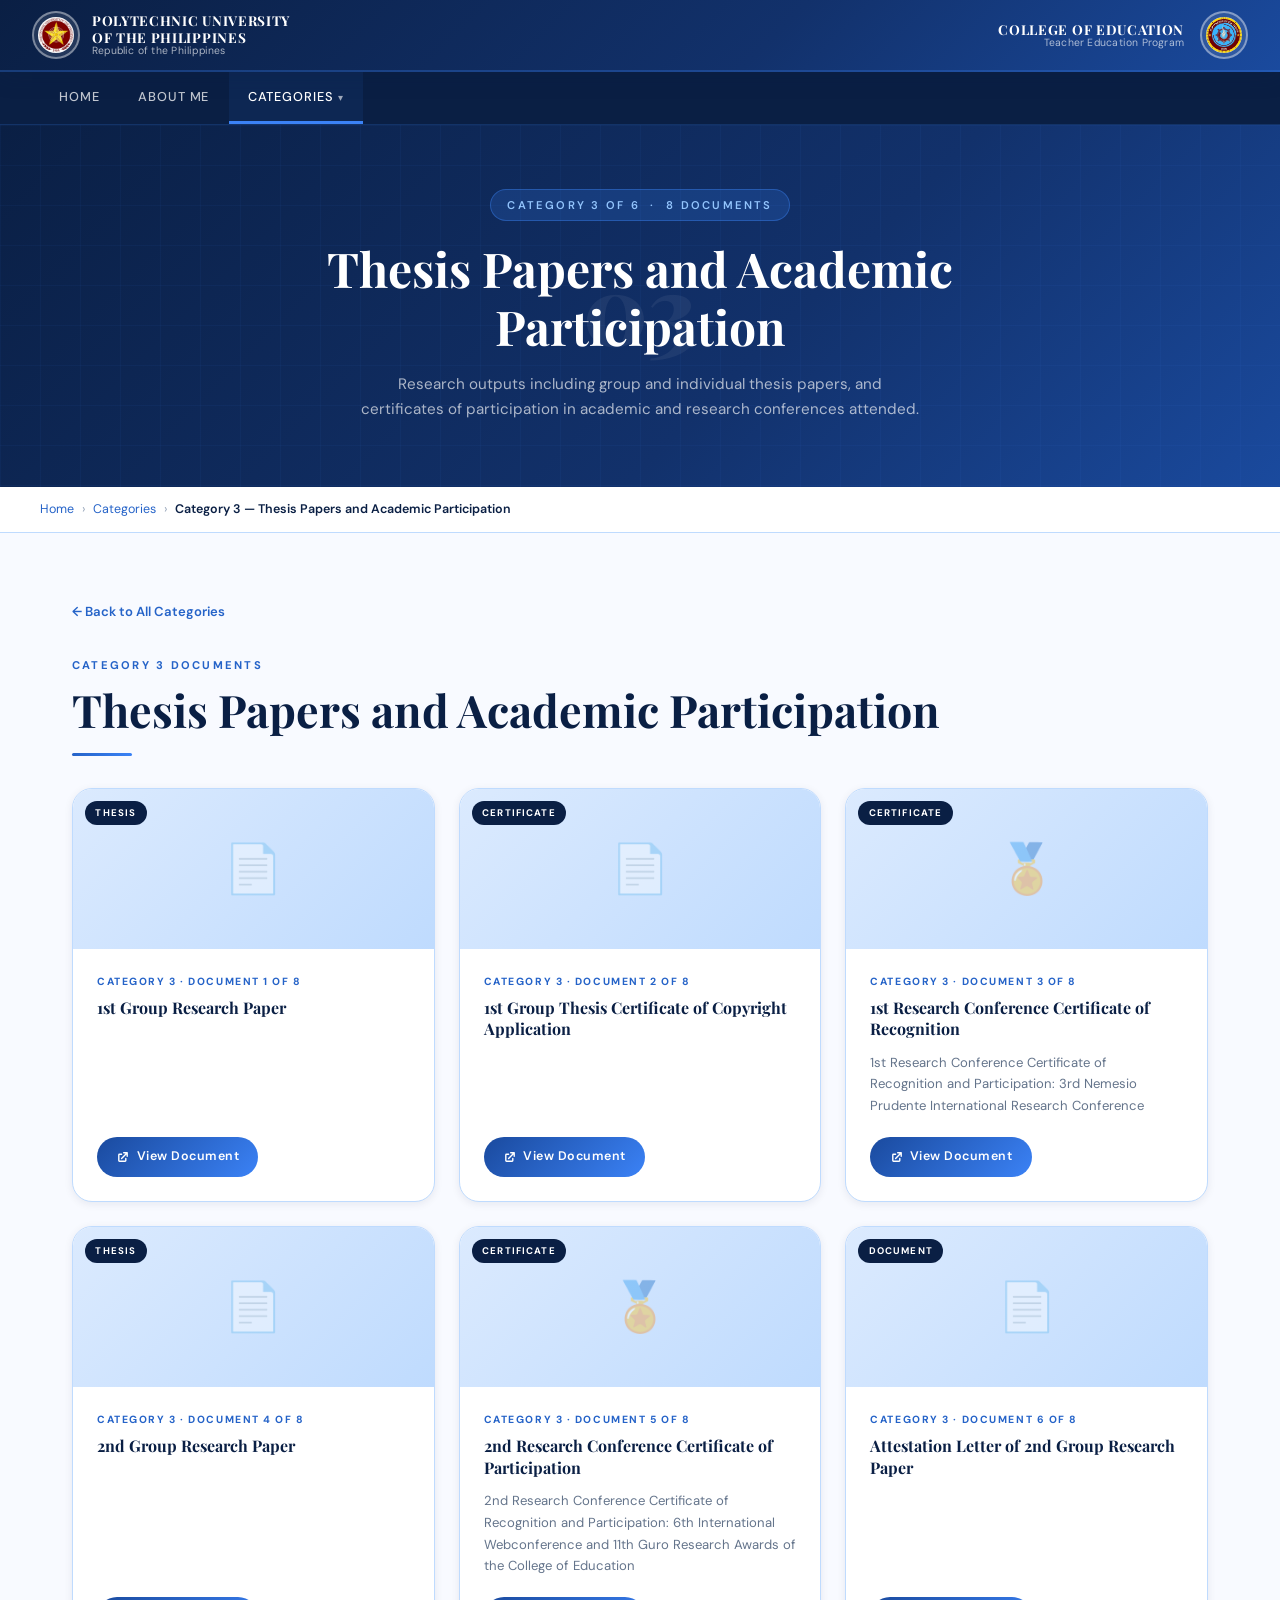
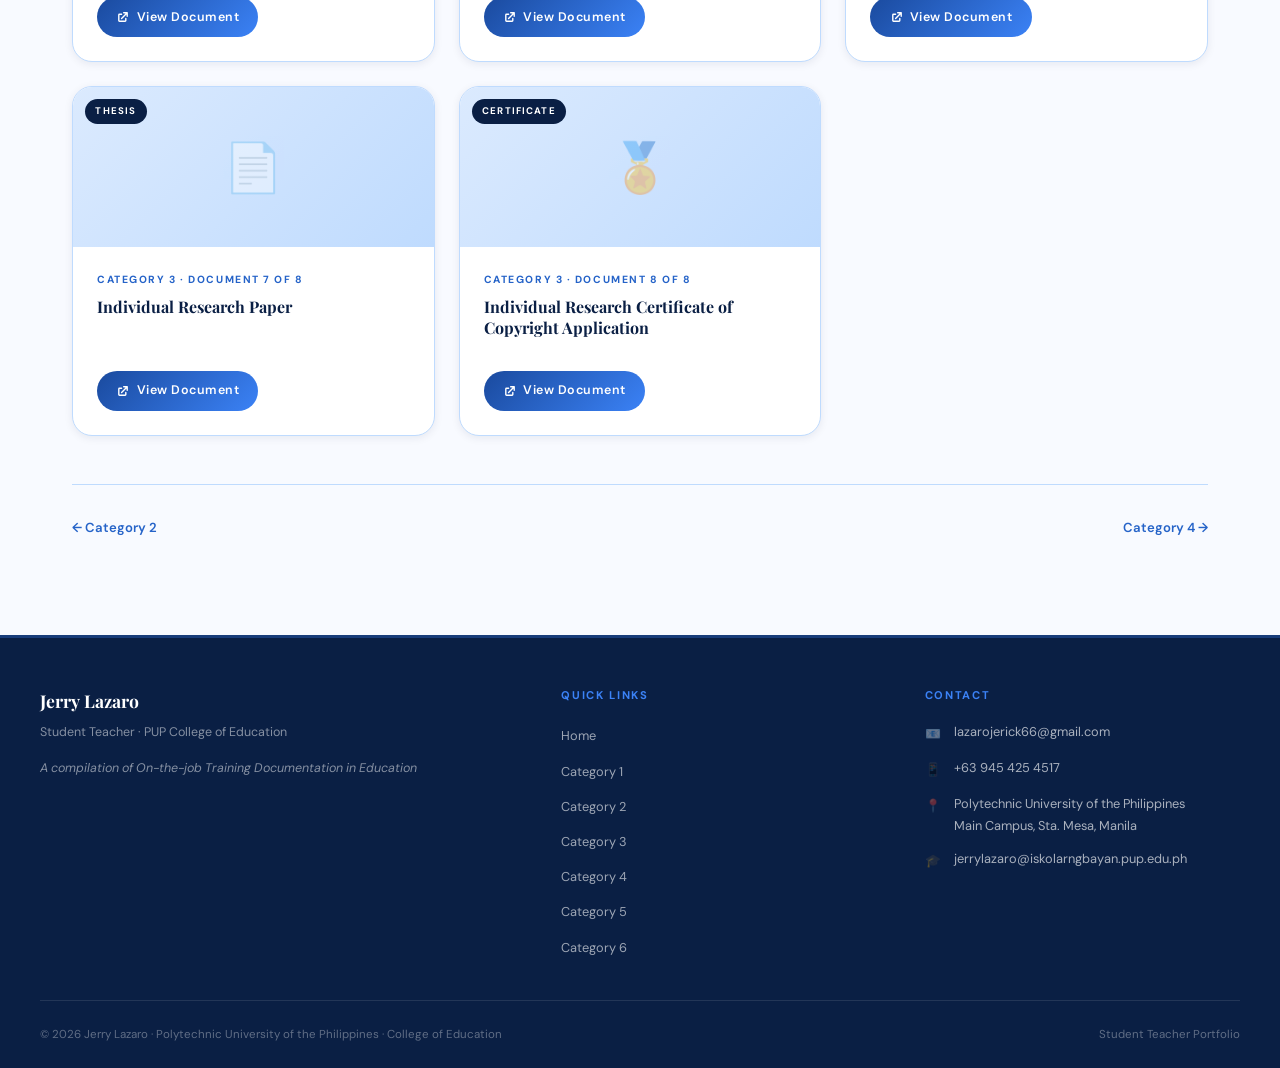
<file: category3.html>
<!DOCTYPE html>
<html lang="en">
<head>
  <meta charset="UTF-8" />
  <meta name="viewport" content="width=device-width, initial-scale=1.0" />
  <title>Category 3 — Student Teacher Portfolio | PUP</title>
  <link rel="stylesheet" href="style.css" />
</head>
<body>

  <header class="site-header">
    <div class="header-brand">
      <div class="header-logo-placeholder">
        <img src="puplogo.jpg" alt="PUP Logo" style="width:100%; height:100%; object-fit:contain; border-radius:50%;" />
      </div>
      <div class="header-name">
        Polytechnic University<br>of the Philippines
        <span>Republic of the Philippines</span>
      </div>
    </div>
    <div class="header-right">
      <div class="header-college">
        College of Education
        <span>Teacher Education Program</span>
      </div>
      <div class="header-logo-placeholder">
        <img src="coedlogo.jpg" alt="COE Logo" style="width:100%; height:100%; object-fit:contain; border-radius:50%;" />
      </div>
    </div>
  </header>

  <nav class="main-nav">
    <ul>
      <li><a href="index.html">Home</a></li>
      <li><a href="index.html#about">About Me</a></li>
      <li class="nav-dropdown">
        <a href="index.html#directory" class="active">Categories</a>
        <div class="dropdown-menu">
          <a href="category1.html">Category 1 — Field Study 1 &amp; 2</a>
          <a href="category2.html">Category 2 — Field Study 1 &amp; 2 Modules</a>
          <a href="category3.html">Category 3 — Thesis Papers and Academic Participation</a>
          <a href="category4.html">Category 4 — Practice Teaching</a>
          <a href="category5.html">Category 5 — Lesson Plans and PPTs</a>
          <a href="category6.html">Category 6 — Exit Ticket Letters</a>
        </div>
      </li>
    </ul>
  </nav>

  <main>

    <section class="category-hero">
      <div class="category-hero-number">03</div>
      <div class="category-hero-content">
        <div class="category-hero-eyebrow">Category 3 of 6 &nbsp;·&nbsp; 8 Documents</div>
        <h1>Thesis Papers and Academic Participation</h1>
        <p>Research outputs including group and individual thesis papers, and certificates of participation in academic and research conferences attended.</p>
      </div>
    </section>

    <div class="breadcrumb">
      <div class="breadcrumb-inner">
        <a href="index.html">Home</a>
        <span class="sep">›</span>
        <a href="index.html#directory">Categories</a>
        <span class="sep">›</span>
        <span class="current">Category 3 — Thesis Papers and Academic Participation</span>
      </div>
    </div>

    <section class="papers-section">
      <a href="index.html#directory" class="back-link">← Back to All Categories</a>

      <p class="section-label">Category 3 Documents</p>
      <h2 class="section-title">Thesis Papers and Academic Participation</h2>
      <div class="section-line"></div>

      <div class="papers-grid">

        <div class="paper-card">
          <div class="paper-thumbnail">
            <div class="paper-thumbnail-icon">📄</div>
            <div class="paper-type-badge">Thesis</div>
          </div>
          <div class="paper-body">
            <div class="paper-number">Category 3 · Document 1 of 8</div>
            <h3 class="paper-title">1st Group Research Paper</h3>
            <p class="paper-description"></p>
            <a href="https://drive.google.com/file/d/1OX-CuBpwWkenUaVFoQv_L0wBzjSA0qdo/view?usp=drive_link" target="_blank" rel="noopener" class="paper-link">
              <svg xmlns="http://www.w3.org/2000/svg" viewBox="0 0 20 20" fill="currentColor"><path d="M11 3a1 1 0 100 2h2.586l-6.293 6.293a1 1 0 101.414 1.414L15 6.414V9a1 1 0 102 0V4a1 1 0 00-1-1h-5z"/><path d="M5 5a2 2 0 00-2 2v8a2 2 0 002 2h8a2 2 0 002-2v-3a1 1 0 10-2 0v3H5V7h3a1 1 0 000-2H5z"/></svg>
              View Document
            </a>
          </div>
        </div>

        <div class="paper-card">
          <div class="paper-thumbnail">
            <div class="paper-thumbnail-icon">📄</div>
            <div class="paper-type-badge">Certificate</div>
          </div>
          <div class="paper-body">
            <div class="paper-number">Category 3 · Document 2 of 8</div>
            <h3 class="paper-title">1st Group Thesis Certificate of Copyright Application</h3>
            <p class="paper-description"></p>
            <a href="https://drive.google.com/file/d/1j3CQb4jrc0gkc1N3EPnq-BrWYY002ffS/view?usp=drive_link" target="_blank" rel="noopener" class="paper-link">
              <svg xmlns="http://www.w3.org/2000/svg" viewBox="0 0 20 20" fill="currentColor"><path d="M11 3a1 1 0 100 2h2.586l-6.293 6.293a1 1 0 101.414 1.414L15 6.414V9a1 1 0 102 0V4a1 1 0 00-1-1h-5z"/><path d="M5 5a2 2 0 00-2 2v8a2 2 0 002 2h8a2 2 0 002-2v-3a1 1 0 10-2 0v3H5V7h3a1 1 0 000-2H5z"/></svg>
              View Document
            </a>
          </div>
        </div>

        <div class="paper-card">
          <div class="paper-thumbnail">
            <div class="paper-thumbnail-icon">🏅</div>
            <div class="paper-type-badge">Certificate</div>
          </div>
          <div class="paper-body">
            <div class="paper-number">Category 3 · Document 3 of 8</div>
            <h3 class="paper-title">1st Research Conference Certificate of Recognition</h3>
            <p class="paper-description">1st Research Conference Certificate of Recognition and Participation: 3rd Nemesio Prudente International Research Conference</p>
            <a href="https://drive.google.com/file/d/1NdaVuyJ3ayQtfKKTOSh0CE_DeWK3d-Mv/view?usp=drive_link" target="_blank" rel="noopener" class="paper-link">
              <svg xmlns="http://www.w3.org/2000/svg" viewBox="0 0 20 20" fill="currentColor"><path d="M11 3a1 1 0 100 2h2.586l-6.293 6.293a1 1 0 101.414 1.414L15 6.414V9a1 1 0 102 0V4a1 1 0 00-1-1h-5z"/><path d="M5 5a2 2 0 00-2 2v8a2 2 0 002 2h8a2 2 0 002-2v-3a1 1 0 10-2 0v3H5V7h3a1 1 0 000-2H5z"/></svg>
              View Document
            </a>
          </div>
        </div>

        <div class="paper-card">
          <div class="paper-thumbnail">
            <div class="paper-thumbnail-icon">📄</div>
            <div class="paper-type-badge">Thesis</div>
          </div>
          <div class="paper-body">
            <div class="paper-number">Category 3 · Document 4 of 8</div>
            <h3 class="paper-title">2nd Group Research Paper</h3>
            <p class="paper-description"></p>
            <a href="https://drive.google.com/file/d/1vPowGsr-ywG7IRbS003boV3ycxYgdab_/view?usp=drive_link" target="_blank" rel="noopener" class="paper-link">
              <svg xmlns="http://www.w3.org/2000/svg" viewBox="0 0 20 20" fill="currentColor"><path d="M11 3a1 1 0 100 2h2.586l-6.293 6.293a1 1 0 101.414 1.414L15 6.414V9a1 1 0 102 0V4a1 1 0 00-1-1h-5z"/><path d="M5 5a2 2 0 00-2 2v8a2 2 0 002 2h8a2 2 0 002-2v-3a1 1 0 10-2 0v3H5V7h3a1 1 0 000-2H5z"/></svg>
              View Document
            </a>
          </div>
        </div>

        <div class="paper-card">
          <div class="paper-thumbnail">
            <div class="paper-thumbnail-icon">🏅</div>
            <div class="paper-type-badge">Certificate</div>
          </div>
          <div class="paper-body">
            <div class="paper-number">Category 3 · Document 5 of 8</div>
            <h3 class="paper-title">2nd Research Conference Certificate of Participation</h3>
            <p class="paper-description">2nd Research Conference Certificate of Recognition and Participation: 6th International Webconference and 11th Guro Research Awards of the College of Education</p>
            <a href="https://drive.google.com/file/d/1syJXDAkekDyabixESLv0l8vjMvLqDQuT/view?usp=drive_link" target="_blank" rel="noopener" class="paper-link">
              <svg xmlns="http://www.w3.org/2000/svg" viewBox="0 0 20 20" fill="currentColor"><path d="M11 3a1 1 0 100 2h2.586l-6.293 6.293a1 1 0 101.414 1.414L15 6.414V9a1 1 0 102 0V4a1 1 0 00-1-1h-5z"/><path d="M5 5a2 2 0 00-2 2v8a2 2 0 002 2h8a2 2 0 002-2v-3a1 1 0 10-2 0v3H5V7h3a1 1 0 000-2H5z"/></svg>
              View Document
            </a>
          </div>
        </div>

        <div class="paper-card">
          <div class="paper-thumbnail">
            <div class="paper-thumbnail-icon">📄</div>
            <div class="paper-type-badge">Document</div>
          </div>
          <div class="paper-body">
            <div class="paper-number">Category 3 · Document 6 of 8</div>
            <h3 class="paper-title">Attestation Letter of 2nd Group Research Paper</h3>
            <p class="paper-description"></p>
            <a href="https://drive.google.com/file/d/1BRJjzVA53B3wy8U7R-egQcOoCX-abGlk/view?usp=drive_link" target="_blank" rel="noopener" class="paper-link">
              <svg xmlns="http://www.w3.org/2000/svg" viewBox="0 0 20 20" fill="currentColor"><path d="M11 3a1 1 0 100 2h2.586l-6.293 6.293a1 1 0 101.414 1.414L15 6.414V9a1 1 0 102 0V4a1 1 0 00-1-1h-5z"/><path d="M5 5a2 2 0 00-2 2v8a2 2 0 002 2h8a2 2 0 002-2v-3a1 1 0 10-2 0v3H5V7h3a1 1 0 000-2H5z"/></svg>
              View Document
            </a>
          </div>
        </div>

        <div class="paper-card">
          <div class="paper-thumbnail">
            <div class="paper-thumbnail-icon">📄</div>
            <div class="paper-type-badge">Thesis</div>
          </div>
          <div class="paper-body">
            <div class="paper-number">Category 3 · Document 7 of 8</div>
            <h3 class="paper-title">Individual Research Paper</h3>
            <p class="paper-description"></p>
            <a href="https://drive.google.com/file/d/1inywm085kGIcRG9v2YgYm3hMLCRnAYGJ/view?usp=drive_link" target="_blank" rel="noopener" class="paper-link">
              <svg xmlns="http://www.w3.org/2000/svg" viewBox="0 0 20 20" fill="currentColor"><path d="M11 3a1 1 0 100 2h2.586l-6.293 6.293a1 1 0 101.414 1.414L15 6.414V9a1 1 0 102 0V4a1 1 0 00-1-1h-5z"/><path d="M5 5a2 2 0 00-2 2v8a2 2 0 002 2h8a2 2 0 002-2v-3a1 1 0 10-2 0v3H5V7h3a1 1 0 000-2H5z"/></svg>
              View Document
            </a>
          </div>
        </div>

        <div class="paper-card">
          <div class="paper-thumbnail">
            <div class="paper-thumbnail-icon">🏅</div>
            <div class="paper-type-badge">Certificate</div>
          </div>
          <div class="paper-body">
            <div class="paper-number">Category 3 · Document 8 of 8</div>
            <h3 class="paper-title">Individual Research Certificate of Copyright Application</h3>
            <p class="paper-description"></p>
            <a href="https://drive.google.com/file/d/1gF7VAly22HNwiEI5j-N-SlPE7azZk7A8/view?usp=drive_link" target="_blank" rel="noopener" class="paper-link">
              <svg xmlns="http://www.w3.org/2000/svg" viewBox="0 0 20 20" fill="currentColor"><path d="M11 3a1 1 0 100 2h2.586l-6.293 6.293a1 1 0 101.414 1.414L15 6.414V9a1 1 0 102 0V4a1 1 0 00-1-1h-5z"/><path d="M5 5a2 2 0 00-2 2v8a2 2 0 002 2h8a2 2 0 002-2v-3a1 1 0 10-2 0v3H5V7h3a1 1 0 000-2H5z"/></svg>
              View Document
            </a>
          </div>
        </div>

      </div>

      <div style="display:flex; justify-content:space-between; margin-top:3rem; padding-top:2rem; border-top:1px solid var(--border);">
        <a href="category2.html" class="back-link">← Category 2</a>
        <a href="category4.html" class="back-link" style="color:var(--blue-light);">Category 4 →</a>
      </div>
    </section>

  </main>

  <footer class="site-footer">
    <div class="footer-inner">
      <div class="footer-brand">
        <h3>Jerry Lazaro</h3>
        <p>Student Teacher · PUP College of Education</p>
        <p class="footer-tagline">A compilation of On-the-job Training Documentation in Education</p>
      </div>
      <div class="footer-col">
        <h4>Quick Links</h4>
        <ul>
          <li><a href="index.html">Home</a></li>
          <li><a href="category1.html">Category 1</a></li>
          <li><a href="category2.html">Category 2</a></li>
          <li><a href="category3.html">Category 3</a></li>
          <li><a href="category4.html">Category 4</a></li>
          <li><a href="category5.html">Category 5</a></li>
          <li><a href="category6.html">Category 6</a></li>
        </ul>
      </div>
      <div class="footer-col">
        <h4>Contact</h4>
        <div class="footer-contact-item"><span class="footer-contact-icon">📧</span><span>lazarojerick66@gmail.com</span></div>
        <div class="footer-contact-item"><span class="footer-contact-icon">📱</span><span>+63 945 425 4517</span></div>
        <div class="footer-contact-item"><span class="footer-contact-icon">📍</span><span>Polytechnic University of the Philippines<br>Main Campus, Sta. Mesa, Manila</span></div>
        <div class="footer-contact-item"><span class="footer-contact-icon">🎓</span><span>jerrylazaro@iskolarngbayan.pup.edu.ph</span></div>
      </div>
    </div>
    <div class="footer-bottom">
      <span>© 2026 Jerry Lazaro · Polytechnic University of the Philippines · College of Education</span>
      <span>Student Teacher Portfolio</span>
    </div>
  </footer>

</body>
</html>
</file>
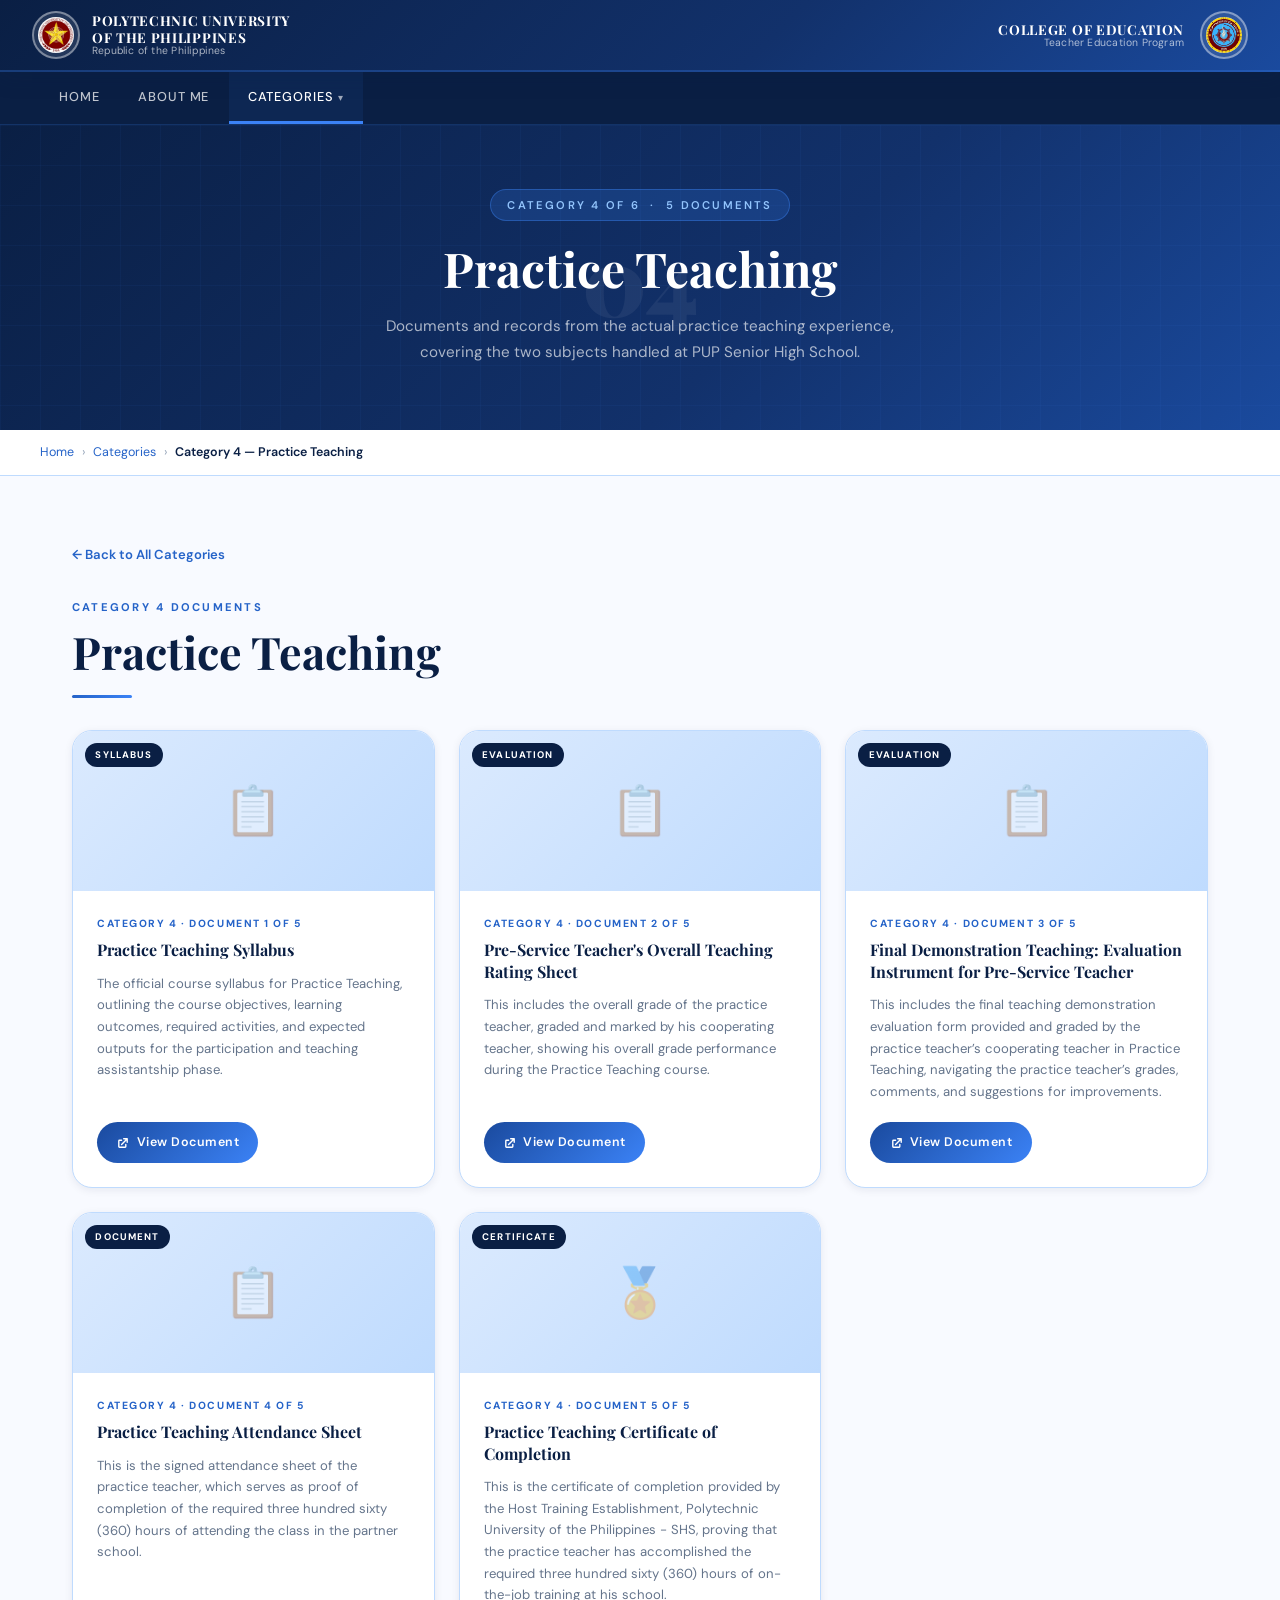
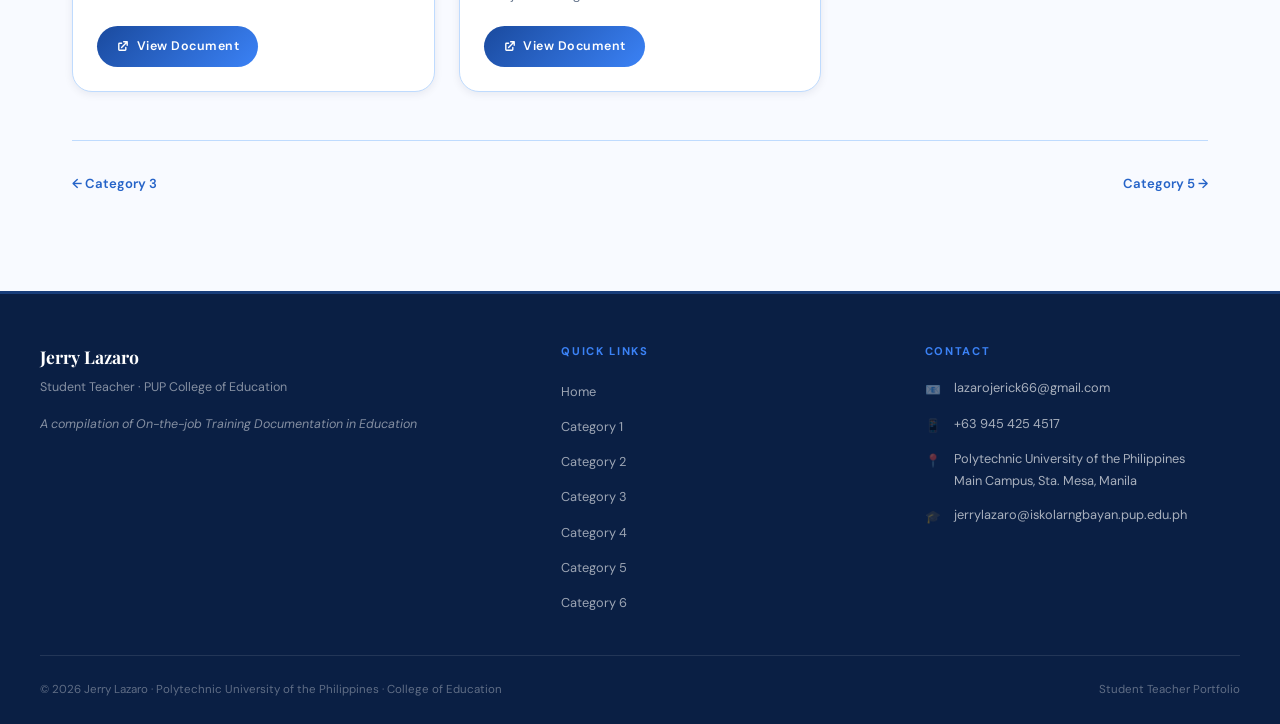
<file: category4.html>
<!DOCTYPE html>
<html lang="en">
<head>
  <meta charset="UTF-8" />
  <meta name="viewport" content="width=device-width, initial-scale=1.0" />
  <title>Category 4 — Student Teacher Portfolio | PUP</title>
  <link rel="stylesheet" href="style.css" />
</head>
<body>

  <header class="site-header">
    <div class="header-brand">
      <div class="header-logo-placeholder">
        <img src="puplogo.jpg" alt="PUP Logo" style="width:100%; height:100%; object-fit:contain; border-radius:50%;" />
      </div>
      <div class="header-name">
        Polytechnic University<br>of the Philippines
        <span>Republic of the Philippines</span>
      </div>
    </div>
    <div class="header-right">
      <div class="header-college">
        College of Education
        <span>Teacher Education Program</span>
      </div>
      <div class="header-logo-placeholder">
        <img src="coedlogo.jpg" alt="COE Logo" style="width:100%; height:100%; object-fit:contain; border-radius:50%;" />
      </div>
    </div>
  </header>

  <nav class="main-nav">
    <ul>
      <li><a href="index.html">Home</a></li>
      <li><a href="index.html#about">About Me</a></li>
      <li class="nav-dropdown">
        <a href="index.html#directory" class="active">Categories</a>
        <div class="dropdown-menu">
          <a href="category1.html">Category 1 — Field Study 1 &amp; 2</a>
          <a href="category2.html">Category 2 — Field Study 1 &amp; 2 Modules</a>
          <a href="category3.html">Category 3 — Thesis Papers and Academic Participation</a>
          <a href="category4.html">Category 4 — Practice Teaching</a>
          <a href="category5.html">Category 5 — Lesson Plans and PPTs</a>
          <a href="category6.html">Category 6 — Exit Ticket Letters</a>
        </div>
      </li>
    </ul>
  </nav>

  <main>

    <section class="category-hero">
      <div class="category-hero-number">04</div>
      <div class="category-hero-content">
        <div class="category-hero-eyebrow">Category 4 of 6 &nbsp;·&nbsp; 5 Documents</div>
        <h1>Practice Teaching</h1>
        <p>Documents and records from the actual practice teaching experience, covering the two subjects handled at PUP Senior High School.</p>
      </div>
    </section>

    <div class="breadcrumb">
      <div class="breadcrumb-inner">
        <a href="index.html">Home</a>
        <span class="sep">›</span>
        <a href="index.html#directory">Categories</a>
        <span class="sep">›</span>
        <span class="current">Category 4 — Practice Teaching</span>
      </div>
    </div>

    <section class="papers-section">
      <a href="index.html#directory" class="back-link">← Back to All Categories</a>

      <p class="section-label">Category 4 Documents</p>
      <h2 class="section-title">Practice Teaching</h2>
      <div class="section-line"></div>

      <div class="papers-grid">

        <div class="paper-card">
          <div class="paper-thumbnail">
            <div class="paper-thumbnail-icon">📋</div>
            <div class="paper-type-badge">Syllabus</div>
          </div>
          <div class="paper-body">
            <div class="paper-number">Category 4 · Document 1 of 5</div>
            <h3 class="paper-title">Practice Teaching Syllabus</h3>
            <p class="paper-description">The official course syllabus for Practice Teaching, outlining the course objectives, learning outcomes, required activities, and expected outputs for the participation and teaching assistantship phase.</p>
            <a href="https://drive.google.com/file/d/13UFXnij8JmmP9uzlzU4fQJ5_PZWROaVG/view?usp=drive_link" target="_blank" rel="noopener" class="paper-link">
              <svg xmlns="http://www.w3.org/2000/svg" viewBox="0 0 20 20" fill="currentColor"><path d="M11 3a1 1 0 100 2h2.586l-6.293 6.293a1 1 0 101.414 1.414L15 6.414V9a1 1 0 102 0V4a1 1 0 00-1-1h-5z"/><path d="M5 5a2 2 0 00-2 2v8a2 2 0 002 2h8a2 2 0 002-2v-3a1 1 0 10-2 0v3H5V7h3a1 1 0 000-2H5z"/></svg>
              View Document
            </a>
          </div>
        </div>

        <div class="paper-card">
          <div class="paper-thumbnail">
            <div class="paper-thumbnail-icon">📋</div>
            <div class="paper-type-badge">Evaluation</div>
          </div>
          <div class="paper-body">
            <div class="paper-number">Category 4 · Document 2 of 5</div>
            <h3 class="paper-title">Pre-Service Teacher's Overall Teaching Rating Sheet</h3>
            <p class="paper-description">This includes the overall grade of the practice teacher, graded and marked by his cooperating teacher, showing his overall grade performance during the Practice Teaching course.</p>
            <a href="https://drive.google.com/file/d/1gPPH2KpfDbluMRnBtEVuWdhQfYYhZUCL/view?usp=drive_link" target="_blank" rel="noopener" class="paper-link">
              <svg xmlns="http://www.w3.org/2000/svg" viewBox="0 0 20 20" fill="currentColor"><path d="M11 3a1 1 0 100 2h2.586l-6.293 6.293a1 1 0 101.414 1.414L15 6.414V9a1 1 0 102 0V4a1 1 0 00-1-1h-5z"/><path d="M5 5a2 2 0 00-2 2v8a2 2 0 002 2h8a2 2 0 002-2v-3a1 1 0 10-2 0v3H5V7h3a1 1 0 000-2H5z"/></svg>
              View Document
            </a>
          </div>
        </div>

        <div class="paper-card">
          <div class="paper-thumbnail">
            <div class="paper-thumbnail-icon">📋</div>
            <div class="paper-type-badge">Evaluation</div>
          </div>
          <div class="paper-body">
            <div class="paper-number">Category 4 · Document 3 of 5</div>
            <h3 class="paper-title">Final Demonstration Teaching: Evaluation Instrument for Pre-Service Teacher </h3>
            <p class="paper-description">This includes the final teaching demonstration evaluation form provided and graded by the practice teacher’s cooperating teacher in Practice Teaching, navigating the practice teacher’s grades, comments, and suggestions for improvements. 
            </p>
            <a href="https://drive.google.com/file/d/1CUGwmDj_gIPF4JfsoxYpSmEGYV3kW881/view?usp=drive_link" target="_blank" rel="noopener" class="paper-link">
              <svg xmlns="http://www.w3.org/2000/svg" viewBox="0 0 20 20" fill="currentColor"><path d="M11 3a1 1 0 100 2h2.586l-6.293 6.293a1 1 0 101.414 1.414L15 6.414V9a1 1 0 102 0V4a1 1 0 00-1-1h-5z"/><path d="M5 5a2 2 0 00-2 2v8a2 2 0 002 2h8a2 2 0 002-2v-3a1 1 0 10-2 0v3H5V7h3a1 1 0 000-2H5z"/></svg>
              View Document
            </a>
          </div>
        </div>

        <div class="paper-card">
          <div class="paper-thumbnail">
            <div class="paper-thumbnail-icon">📋</div>
            <div class="paper-type-badge">Document</div>
          </div>
          <div class="paper-body">
            <div class="paper-number">Category 4 · Document 4 of 5</div>
            <h3 class="paper-title">Practice Teaching Attendance Sheet</h3>
            <p class="paper-description">This is the signed attendance sheet of the practice teacher, which serves as proof of completion of the required three hundred sixty (360) hours of attending the class in the partner school.</p>
            <a href="https://drive.google.com/file/d/1-21yAy3cmKQQHlV0_GElYnboDK5Y9jwf/view?usp=drive_link" target="_blank" rel="noopener" class="paper-link">
              <svg xmlns="http://www.w3.org/2000/svg" viewBox="0 0 20 20" fill="currentColor"><path d="M11 3a1 1 0 100 2h2.586l-6.293 6.293a1 1 0 101.414 1.414L15 6.414V9a1 1 0 102 0V4a1 1 0 00-1-1h-5z"/><path d="M5 5a2 2 0 00-2 2v8a2 2 0 002 2h8a2 2 0 002-2v-3a1 1 0 10-2 0v3H5V7h3a1 1 0 000-2H5z"/></svg>
              View Document
            </a>
          </div>
        </div>

        <div class="paper-card">
          <div class="paper-thumbnail">
            <div class="paper-thumbnail-icon">🏅</div>
            <div class="paper-type-badge">Certificate</div>
          </div>
          <div class="paper-body">
            <div class="paper-number">Category 4 · Document 5 of 5</div>
            <h3 class="paper-title">Practice Teaching Certificate of Completion</h3>
            <p class="paper-description">This is the certificate of completion provided by the Host Training Establishment, Polytechnic University of the Philippines - SHS, proving that the practice teacher has accomplished the required three hundred sixty (360) hours of on-the-job training at his school.</p>
            <a href="https://drive.google.com/file/d/1z_HDrbmpGaduBmKSi4UpQEhGOxv03qdu/view?usp=drive_link" target="_blank" rel="noopener" class="paper-link">
              <svg xmlns="http://www.w3.org/2000/svg" viewBox="0 0 20 20" fill="currentColor"><path d="M11 3a1 1 0 100 2h2.586l-6.293 6.293a1 1 0 101.414 1.414L15 6.414V9a1 1 0 102 0V4a1 1 0 00-1-1h-5z"/><path d="M5 5a2 2 0 00-2 2v8a2 2 0 002 2h8a2 2 0 002-2v-3a1 1 0 10-2 0v3H5V7h3a1 1 0 000-2H5z"/></svg>
              View Document
            </a>
          </div>
        </div>

      </div>

      <div style="display:flex; justify-content:space-between; margin-top:3rem; padding-top:2rem; border-top:1px solid var(--border);">
        <a href="category3.html" class="back-link">← Category 3</a>
        <a href="category5.html" class="back-link" style="color:var(--blue-light);">Category 5 →</a>
      </div>
    </section>

  </main>

  <footer class="site-footer">
    <div class="footer-inner">
      <div class="footer-brand">
        <h3>Jerry Lazaro</h3>
        <p>Student Teacher · PUP College of Education</p>
        <p class="footer-tagline">A compilation of On-the-job Training Documentation in Education</p>
      </div>
      <div class="footer-col">
        <h4>Quick Links</h4>
        <ul>
          <li><a href="index.html">Home</a></li>
          <li><a href="category1.html">Category 1</a></li>
          <li><a href="category2.html">Category 2</a></li>
          <li><a href="category3.html">Category 3</a></li>
          <li><a href="category4.html">Category 4</a></li>
          <li><a href="category5.html">Category 5</a></li>
          <li><a href="category6.html">Category 6</a></li>
        </ul>
      </div>
      <div class="footer-col">
        <h4>Contact</h4>
        <div class="footer-contact-item"><span class="footer-contact-icon">📧</span><span>lazarojerick66@gmail.com</span></div>
        <div class="footer-contact-item"><span class="footer-contact-icon">📱</span><span>+63 945 425 4517</span></div>
        <div class="footer-contact-item"><span class="footer-contact-icon">📍</span><span>Polytechnic University of the Philippines<br>Main Campus, Sta. Mesa, Manila</span></div>
        <div class="footer-contact-item"><span class="footer-contact-icon">🎓</span><span>jerrylazaro@iskolarngbayan.pup.edu.ph</span></div>
      </div>
    </div>
    <div class="footer-bottom">
      <span>© 2026 Jerry Lazaro · Polytechnic University of the Philippines · College of Education</span>
      <span>Student Teacher Portfolio</span>
    </div>
  </footer>

</body>
</html>
</file>
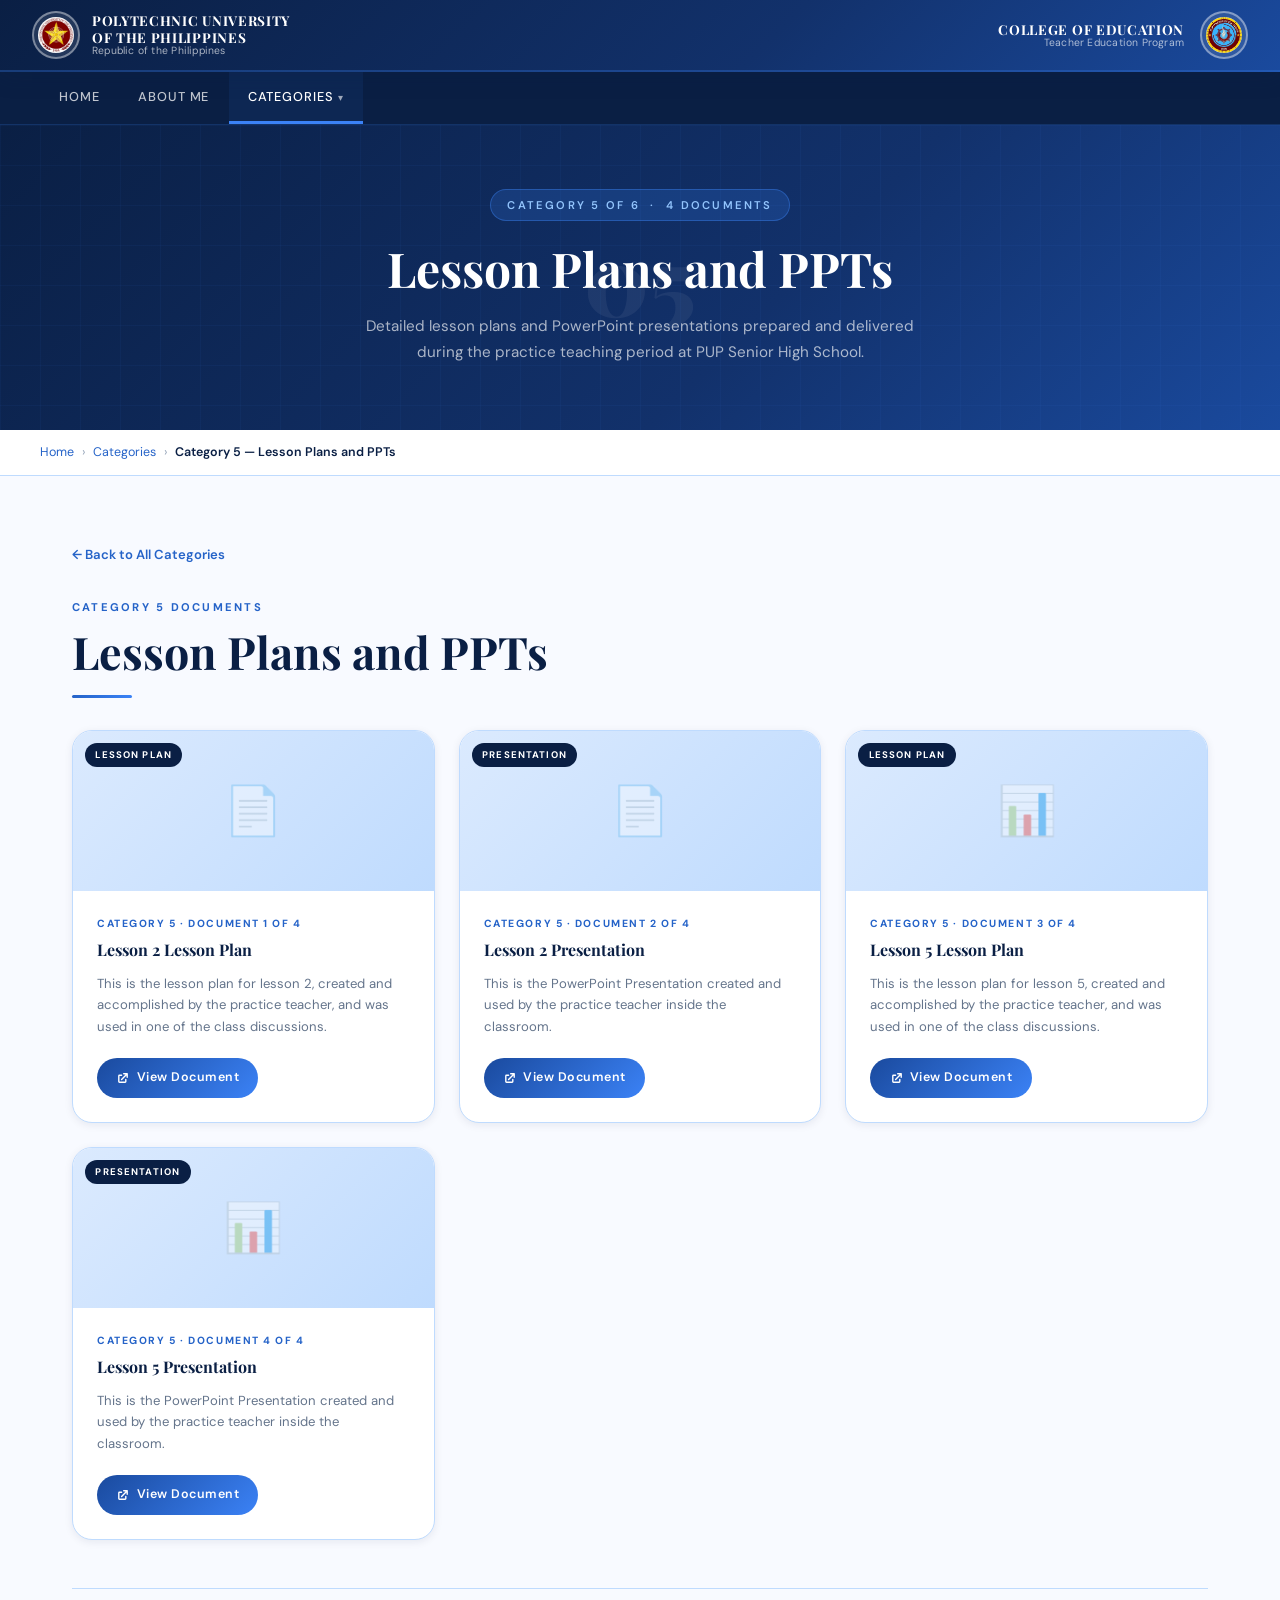
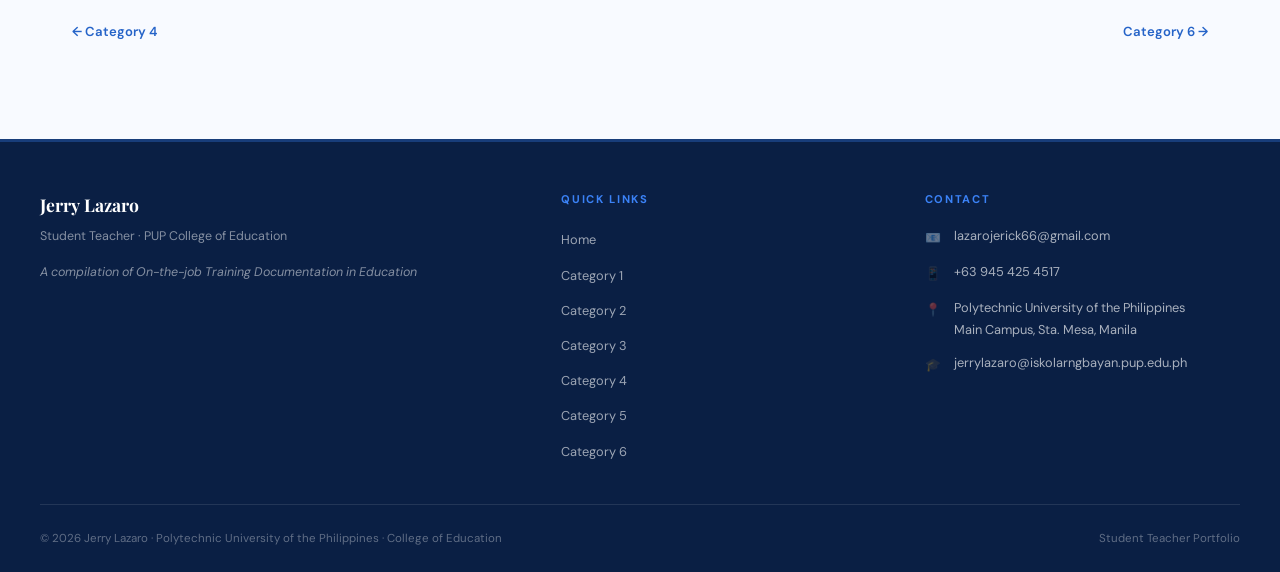
<file: category5.html>
<!DOCTYPE html>
<html lang="en">
<head>
  <meta charset="UTF-8" />
  <meta name="viewport" content="width=device-width, initial-scale=1.0" />
  <title>Category 5 — Student Teacher Portfolio | PUP</title>
  <link rel="stylesheet" href="style.css" />
</head>
<body>

  <header class="site-header">
    <div class="header-brand">
      <div class="header-logo-placeholder">
        <img src="puplogo.jpg" alt="PUP Logo" style="width:100%; height:100%; object-fit:contain; border-radius:50%;" />
      </div>
      <div class="header-name">
        Polytechnic University<br>of the Philippines
        <span>Republic of the Philippines</span>
      </div>
    </div>
    <div class="header-right">
      <div class="header-college">
        College of Education
        <span>Teacher Education Program</span>
      </div>
      <div class="header-logo-placeholder">
        <img src="coedlogo.jpg" alt="COE Logo" style="width:100%; height:100%; object-fit:contain; border-radius:50%;" />
      </div>
    </div>
  </header>

  <nav class="main-nav">
    <ul>
      <li><a href="index.html">Home</a></li>
      <li><a href="index.html#about">About Me</a></li>
      <li class="nav-dropdown">
        <a href="index.html#directory" class="active">Categories</a>
        <div class="dropdown-menu">
          <a href="category1.html">Category 1 — Field Study 1 &amp; 2</a>
          <a href="category2.html">Category 2 — Field Study 1 &amp; 2 Modules</a>
          <a href="category3.html">Category 3 — Thesis Papers and Academic Participation</a>
          <a href="category4.html">Category 4 — Practice Teaching</a>
          <a href="category5.html">Category 5 — Lesson Plans and PPTs</a>
          <a href="category6.html">Category 6 — Exit Ticket Letters</a>
        </div>
      </li>
    </ul>
  </nav>

  <main>

    <section class="category-hero">
      <div class="category-hero-number">05</div>
      <div class="category-hero-content">
        <div class="category-hero-eyebrow">Category 5 of 6 &nbsp;·&nbsp; 4 Documents</div>
        <h1>Lesson Plans and PPTs</h1>
        <p>Detailed lesson plans and PowerPoint presentations prepared and delivered during the practice teaching period at PUP Senior High School.</p>
      </div>
    </section>

    <div class="breadcrumb">
      <div class="breadcrumb-inner">
        <a href="index.html">Home</a>
        <span class="sep">›</span>
        <a href="index.html#directory">Categories</a>
        <span class="sep">›</span>
        <span class="current">Category 5 — Lesson Plans and PPTs</span>
      </div>
    </div>

    <section class="papers-section">
      <a href="index.html#directory" class="back-link">← Back to All Categories</a>

      <p class="section-label">Category 5 Documents</p>
      <h2 class="section-title">Lesson Plans and PPTs</h2>
      <div class="section-line"></div>

      <div class="papers-grid">

        <div class="paper-card">
          <div class="paper-thumbnail">
            <div class="paper-thumbnail-icon">📄</div>
            <div class="paper-type-badge">Lesson Plan</div>
          </div>
          <div class="paper-body">
            <div class="paper-number">Category 5 · Document 1 of 4</div>
            <h3 class="paper-title">Lesson 2 Lesson Plan </h3>
            <p class="paper-description">This is the lesson plan for lesson 2, created and accomplished by the practice teacher, and was used in one of the class discussions.
            </p>
            <a href="https://drive.google.com/file/d/1rjDjvbuLtMhrBm0eOvmc-XgRR8IyFDjn/view?usp=drive_link" target="_blank" rel="noopener" class="paper-link">
              <svg xmlns="http://www.w3.org/2000/svg" viewBox="0 0 20 20" fill="currentColor"><path d="M11 3a1 1 0 100 2h2.586l-6.293 6.293a1 1 0 101.414 1.414L15 6.414V9a1 1 0 102 0V4a1 1 0 00-1-1h-5z"/><path d="M5 5a2 2 0 00-2 2v8a2 2 0 002 2h8a2 2 0 002-2v-3a1 1 0 10-2 0v3H5V7h3a1 1 0 000-2H5z"/></svg>
              View Document
            </a>
          </div>
        </div>

        <div class="paper-card">
          <div class="paper-thumbnail">
            <div class="paper-thumbnail-icon">📄</div>
            <div class="paper-type-badge">Presentation</div>
          </div>
          <div class="paper-body">
            <div class="paper-number">Category 5 · Document 2 of 4</div>
            <h3 class="paper-title">Lesson 2 Presentation</h3>
            <p class="paper-description">This is the PowerPoint Presentation created and used by the practice teacher inside the classroom.</p>
            <a href="https://drive.google.com/file/d/1Pc11sXC7hyHrC3P3RbPiD43W6_H1EYcG/view?usp=drive_link" target="_blank" rel="noopener" class="paper-link">
              <svg xmlns="http://www.w3.org/2000/svg" viewBox="0 0 20 20" fill="currentColor"><path d="M11 3a1 1 0 100 2h2.586l-6.293 6.293a1 1 0 101.414 1.414L15 6.414V9a1 1 0 102 0V4a1 1 0 00-1-1h-5z"/><path d="M5 5a2 2 0 00-2 2v8a2 2 0 002 2h8a2 2 0 002-2v-3a1 1 0 10-2 0v3H5V7h3a1 1 0 000-2H5z"/></svg>
              View Document
            </a>
          </div>
        </div>

        <div class="paper-card">
          <div class="paper-thumbnail">
            <div class="paper-thumbnail-icon">📊</div>
            <div class="paper-type-badge">Lesson Plan</div>
          </div>
          <div class="paper-body">
            <div class="paper-number">Category 5 · Document 3 of 4</div>
            <h3 class="paper-title">Lesson 5 Lesson Plan</h3>
            <p class="paper-description">This is the lesson plan for lesson 5, created and accomplished by the practice teacher, and was used in one of the class discussions.</p>
            <a href="https://drive.google.com/file/d/1unaqSGj_x44UM4agI3OM5GGW9JESxW7L/view?usp=drive_link" target="_blank" rel="noopener" class="paper-link">
              <svg xmlns="http://www.w3.org/2000/svg" viewBox="0 0 20 20" fill="currentColor"><path d="M11 3a1 1 0 100 2h2.586l-6.293 6.293a1 1 0 101.414 1.414L15 6.414V9a1 1 0 102 0V4a1 1 0 00-1-1h-5z"/><path d="M5 5a2 2 0 00-2 2v8a2 2 0 002 2h8a2 2 0 002-2v-3a1 1 0 10-2 0v3H5V7h3a1 1 0 000-2H5z"/></svg>
              View Document
            </a>
          </div>
        </div>

        <div class="paper-card">
          <div class="paper-thumbnail">
            <div class="paper-thumbnail-icon">📊</div>
            <div class="paper-type-badge">Presentation</div>
          </div>
          <div class="paper-body">
            <div class="paper-number">Category 5 · Document 4 of 4</div>
            <h3 class="paper-title">Lesson 5 Presentation</h3>
            <p class="paper-description">This is the PowerPoint Presentation created and used by the practice teacher inside the classroom.</p>
            <a href="https://drive.google.com/file/d/167TZ-a2Qr2aj0EZGT_qm6UJuKUBWQFOH/view?usp=drive_link" target="_blank" rel="noopener" class="paper-link">
              <svg xmlns="http://www.w3.org/2000/svg" viewBox="0 0 20 20" fill="currentColor"><path d="M11 3a1 1 0 100 2h2.586l-6.293 6.293a1 1 0 101.414 1.414L15 6.414V9a1 1 0 102 0V4a1 1 0 00-1-1h-5z"/><path d="M5 5a2 2 0 00-2 2v8a2 2 0 002 2h8a2 2 0 002-2v-3a1 1 0 10-2 0v3H5V7h3a1 1 0 000-2H5z"/></svg>
              View Document
            </a>
          </div>
        </div>

      </div>

      <div style="display:flex; justify-content:space-between; margin-top:3rem; padding-top:2rem; border-top:1px solid var(--border);">
        <a href="category4.html" class="back-link">← Category 4</a>
        <a href="category6.html" class="back-link" style="color:var(--blue-light);">Category 6 →</a>
      </div>
    </section>

  </main>

  <footer class="site-footer">
    <div class="footer-inner">
      <div class="footer-brand">
        <h3>Jerry Lazaro</h3>
        <p>Student Teacher · PUP College of Education</p>
        <p class="footer-tagline">A compilation of On-the-job Training Documentation in Education</p>
      </div>
      <div class="footer-col">
        <h4>Quick Links</h4>
        <ul>
          <li><a href="index.html">Home</a></li>
          <li><a href="category1.html">Category 1</a></li>
          <li><a href="category2.html">Category 2</a></li>
          <li><a href="category3.html">Category 3</a></li>
          <li><a href="category4.html">Category 4</a></li>
          <li><a href="category5.html">Category 5</a></li>
          <li><a href="category6.html">Category 6</a></li>
        </ul>
      </div>
      <div class="footer-col">
        <h4>Contact</h4>
        <div class="footer-contact-item"><span class="footer-contact-icon">📧</span><span>lazarojerick66@gmail.com</span></div>
        <div class="footer-contact-item"><span class="footer-contact-icon">📱</span><span>+63 945 425 4517</span></div>
        <div class="footer-contact-item"><span class="footer-contact-icon">📍</span><span>Polytechnic University of the Philippines<br>Main Campus, Sta. Mesa, Manila</span></div>
        <div class="footer-contact-item"><span class="footer-contact-icon">🎓</span><span>jerrylazaro@iskolarngbayan.pup.edu.ph</span></div>
      </div>
    </div>
    <div class="footer-bottom">
      <span>© 2026 Jerry Lazaro · Polytechnic University of the Philippines · College of Education</span>
      <span>Student Teacher Portfolio</span>
    </div>
  </footer>

</body>
</html>
</file>
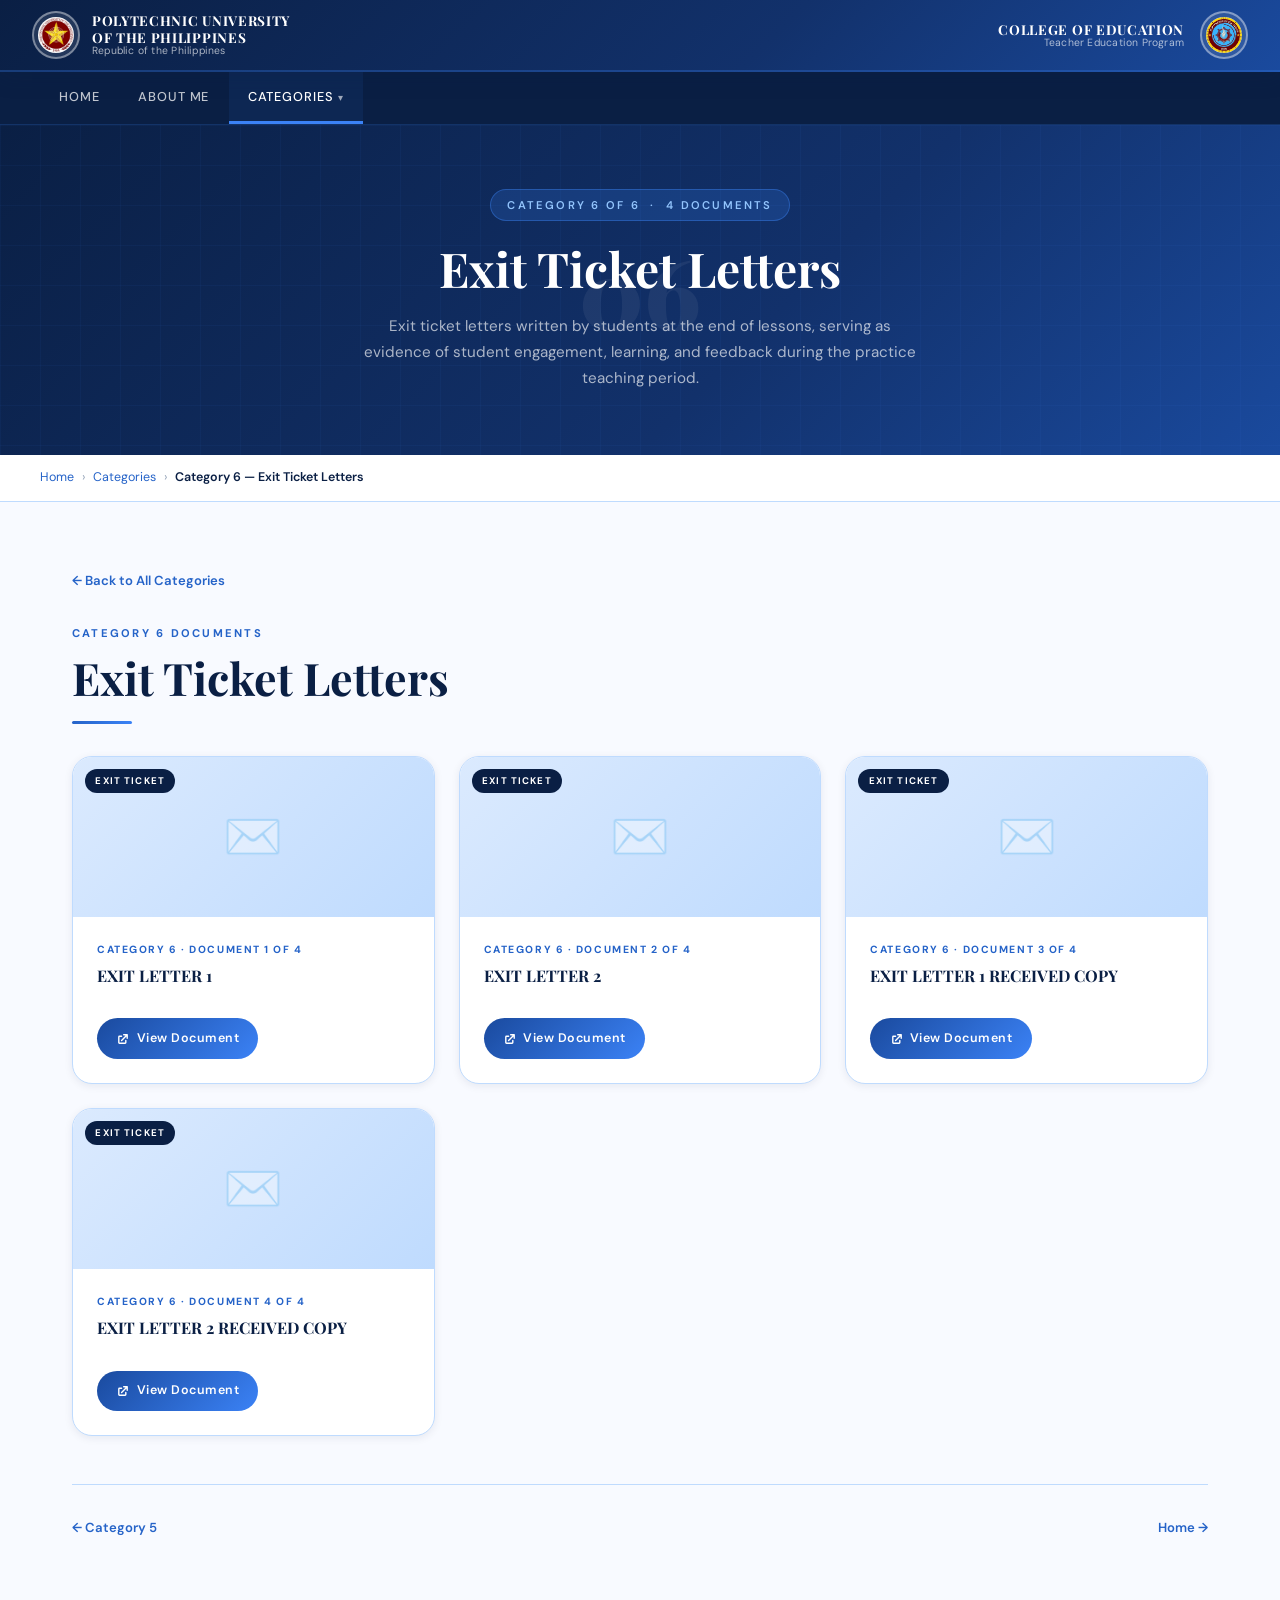
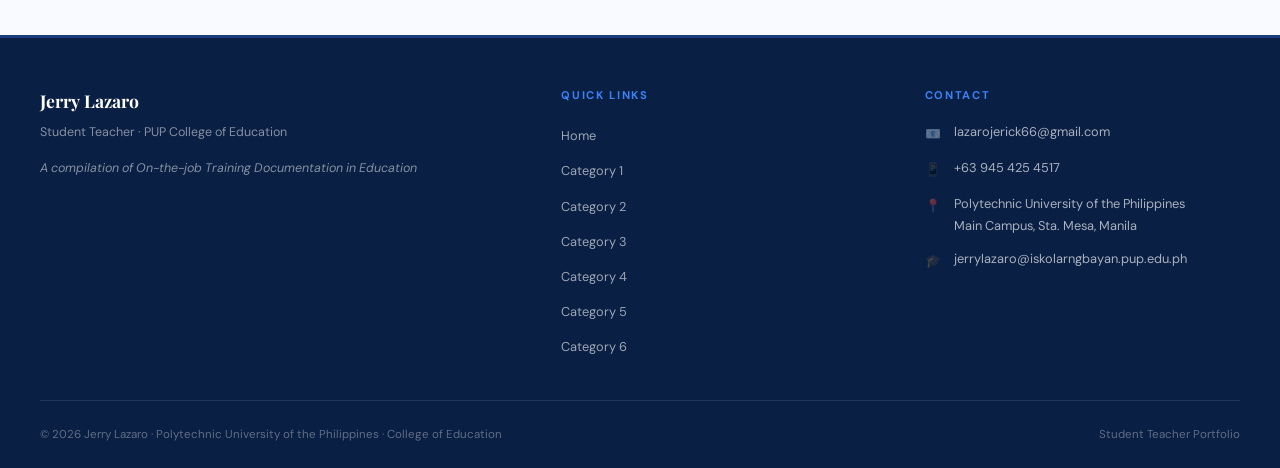
<file: category6.html>
<!DOCTYPE html>
<html lang="en">
<head>
  <meta charset="UTF-8" />
  <meta name="viewport" content="width=device-width, initial-scale=1.0" />
  <title>Category 6 — Student Teacher Portfolio | PUP</title>
  <link rel="stylesheet" href="style.css" />
</head>
<body>

  <header class="site-header">
    <div class="header-brand">
      <div class="header-logo-placeholder">
        <img src="puplogo.jpg" alt="PUP Logo" style="width:100%; height:100%; object-fit:contain; border-radius:50%;" />
      </div>
      <div class="header-name">
        Polytechnic University<br>of the Philippines
        <span>Republic of the Philippines</span>
      </div>
    </div>
    <div class="header-right">
      <div class="header-college">
        College of Education
        <span>Teacher Education Program</span>
      </div>
      <div class="header-logo-placeholder">
        <img src="coedlogo.jpg" alt="COE Logo" style="width:100%; height:100%; object-fit:contain; border-radius:50%;" />
      </div>
    </div>
  </header>

  <nav class="main-nav">
    <ul>
      <li><a href="index.html">Home</a></li>
      <li><a href="index.html#about">About Me</a></li>
      <li class="nav-dropdown">
        <a href="index.html#directory" class="active">Categories</a>
        <div class="dropdown-menu">
          <a href="category1.html">Category 1 — Field Study 1 &amp; 2</a>
          <a href="category2.html">Category 2 — Field Study 1 &amp; 2 Modules</a>
          <a href="category3.html">Category 3 — Thesis Papers and Academic Participation</a>
          <a href="category4.html">Category 4 — Practice Teaching</a>
          <a href="category5.html">Category 5 — Lesson Plans and PPTs</a>
          <a href="category6.html">Category 6 — Exit Ticket Letters</a>
        </div>
      </li>
    </ul>
  </nav>

  <main>

    <section class="category-hero">
      <div class="category-hero-number">06</div>
      <div class="category-hero-content">
        <div class="category-hero-eyebrow">Category 6 of 6 &nbsp;·&nbsp; 4 Documents</div>
        <h1>Exit Ticket Letters</h1>
        <p>Exit ticket letters written by students at the end of lessons, serving as evidence of student engagement, learning, and feedback during the practice teaching period.</p>
      </div>
    </section>

    <div class="breadcrumb">
      <div class="breadcrumb-inner">
        <a href="index.html">Home</a>
        <span class="sep">›</span>
        <a href="index.html#directory">Categories</a>
        <span class="sep">›</span>
        <span class="current">Category 6 — Exit Ticket Letters</span>
      </div>
    </div>

    <section class="papers-section">
      <a href="index.html#directory" class="back-link">← Back to All Categories</a>

      <p class="section-label">Category 6 Documents</p>
      <h2 class="section-title">Exit Ticket Letters</h2>
      <div class="section-line"></div>

      <div class="papers-grid">

        <div class="paper-card">
          <div class="paper-thumbnail">
            <div class="paper-thumbnail-icon">✉️</div>
            <div class="paper-type-badge">Exit Ticket</div>
          </div>
          <div class="paper-body">
            <div class="paper-number">Category 6 · Document 1 of 4</div>
            <h3 class="paper-title">EXIT LETTER 1</h3>
            <p class="paper-description"></p>
            <a href="https://drive.google.com/file/d/1lxSTJh0b1ZJ-9BRGYErm-7pHTBrwkIP6/view?usp=drive_link" target="_blank" rel="noopener" class="paper-link">
              <svg xmlns="http://www.w3.org/2000/svg" viewBox="0 0 20 20" fill="currentColor"><path d="M11 3a1 1 0 100 2h2.586l-6.293 6.293a1 1 0 101.414 1.414L15 6.414V9a1 1 0 102 0V4a1 1 0 00-1-1h-5z"/><path d="M5 5a2 2 0 00-2 2v8a2 2 0 002 2h8a2 2 0 002-2v-3a1 1 0 10-2 0v3H5V7h3a1 1 0 000-2H5z"/></svg>
              View Document
            </a>
          </div>
        </div>

        <div class="paper-card">
          <div class="paper-thumbnail">
            <div class="paper-thumbnail-icon">✉️</div>
            <div class="paper-type-badge">Exit Ticket</div>
          </div>
          <div class="paper-body">
            <div class="paper-number">Category 6 · Document 2 of 4</div>
            <h3 class="paper-title">EXIT LETTER 2</h3>
            <p class="paper-description"></p>
            <a href="https://drive.google.com/file/d/1bTCeGx0BQCXnN365fwfiaOAsAQM9Thaj/view?usp=drive_link" target="_blank" rel="noopener" class="paper-link">
              <svg xmlns="http://www.w3.org/2000/svg" viewBox="0 0 20 20" fill="currentColor"><path d="M11 3a1 1 0 100 2h2.586l-6.293 6.293a1 1 0 101.414 1.414L15 6.414V9a1 1 0 102 0V4a1 1 0 00-1-1h-5z"/><path d="M5 5a2 2 0 00-2 2v8a2 2 0 002 2h8a2 2 0 002-2v-3a1 1 0 10-2 0v3H5V7h3a1 1 0 000-2H5z"/></svg>
              View Document
            </a>
          </div>
        </div>

        <div class="paper-card">
          <div class="paper-thumbnail">
            <div class="paper-thumbnail-icon">✉️</div>
            <div class="paper-type-badge">Exit Ticket</div>
          </div>
          <div class="paper-body">
            <div class="paper-number">Category 6 · Document 3 of 4</div>
            <h3 class="paper-title">EXIT LETTER 1 RECEIVED COPY</h3>
            <p class="paper-description"></p>
            <a href="https://drive.google.com/file/d/114QlMDBNM6Iaxa0Hw0fbC0elUsr47CPu/view?usp=drive_link" target="_blank" rel="noopener" class="paper-link">
              <svg xmlns="http://www.w3.org/2000/svg" viewBox="0 0 20 20" fill="currentColor"><path d="M11 3a1 1 0 100 2h2.586l-6.293 6.293a1 1 0 101.414 1.414L15 6.414V9a1 1 0 102 0V4a1 1 0 00-1-1h-5z"/><path d="M5 5a2 2 0 00-2 2v8a2 2 0 002 2h8a2 2 0 002-2v-3a1 1 0 10-2 0v3H5V7h3a1 1 0 000-2H5z"/></svg>
              View Document
            </a>
          </div>
        </div>

        <div class="paper-card">
          <div class="paper-thumbnail">
            <div class="paper-thumbnail-icon">✉️</div>
            <div class="paper-type-badge">Exit Ticket</div>
          </div>
          <div class="paper-body">
            <div class="paper-number">Category 6 · Document 4 of 4</div>
            <h3 class="paper-title">EXIT LETTER 2 RECEIVED COPY</h3>
            <p class="paper-description"></p>
            <a href="https://drive.google.com/file/d/1B0w8IfTV-iP9-ztM4AkbM-x2PKmbHXSo/view?usp=drive_link" target="_blank" rel="noopener" class="paper-link">
              <svg xmlns="http://www.w3.org/2000/svg" viewBox="0 0 20 20" fill="currentColor"><path d="M11 3a1 1 0 100 2h2.586l-6.293 6.293a1 1 0 101.414 1.414L15 6.414V9a1 1 0 102 0V4a1 1 0 00-1-1h-5z"/><path d="M5 5a2 2 0 00-2 2v8a2 2 0 002 2h8a2 2 0 002-2v-3a1 1 0 10-2 0v3H5V7h3a1 1 0 000-2H5z"/></svg>
              View Document
            </a>
          </div>
        </div>

      </div>

      <div style="display:flex; justify-content:space-between; margin-top:3rem; padding-top:2rem; border-top:1px solid var(--border);">
        <a href="category5.html" class="back-link">← Category 5</a>
        <a href="index.html" class="back-link" style="color:var(--blue-light);">Home →</a>
      </div>
    </section>

  </main>

  <footer class="site-footer">
    <div class="footer-inner">
      <div class="footer-brand">
        <h3>Jerry Lazaro</h3>
        <p>Student Teacher · PUP College of Education</p>
        <p class="footer-tagline">A compilation of On-the-job Training Documentation in Education</p>
      </div>
      <div class="footer-col">
        <h4>Quick Links</h4>
        <ul>
          <li><a href="index.html">Home</a></li>
          <li><a href="category1.html">Category 1</a></li>
          <li><a href="category2.html">Category 2</a></li>
          <li><a href="category3.html">Category 3</a></li>
          <li><a href="category4.html">Category 4</a></li>
          <li><a href="category5.html">Category 5</a></li>
          <li><a href="category6.html">Category 6</a></li>
        </ul>
      </div>
      <div class="footer-col">
        <h4>Contact</h4>
        <div class="footer-contact-item"><span class="footer-contact-icon">📧</span><span>lazarojerick66@gmail.com</span></div>
        <div class="footer-contact-item"><span class="footer-contact-icon">📱</span><span>+63 945 425 4517</span></div>
        <div class="footer-contact-item"><span class="footer-contact-icon">📍</span><span>Polytechnic University of the Philippines<br>Main Campus, Sta. Mesa, Manila</span></div>
        <div class="footer-contact-item"><span class="footer-contact-icon">🎓</span><span>jerrylazaro@iskolarngbayan.pup.edu.ph</span></div>
      </div>
    </div>
    <div class="footer-bottom">
      <span>© 2026 Jerry Lazaro · Polytechnic University of the Philippines · College of Education</span>
      <span>Student Teacher Portfolio</span>
    </div>
  </footer>

</body>
</html>
</file>
<file: style.css>
/* ================================================
   STUDENT TEACHER PORTFOLIO - MAIN STYLESHEET
   Polytechnic University of the Philippines
   ================================================ */

@import url('https://fonts.googleapis.com/css2?family=Playfair+Display:wght@400;700;900&family=DM+Sans:wght@300;400;500;600&family=DM+Serif+Display&display=swap');

/* ── CSS Variables ── */
:root {
  --navy: #0a1f44;
  --navy-mid: #12316b;
  --blue: #1a4a9e;
  --blue-light: #2563c8;
  --sky: #3b82f6;
  --sky-pale: #dbeafe;
  --ice: #eff6ff;
  --white: #ffffff;
  --off-white: #f8faff;
  --slate: #64748b;
  --muted: #94a3b8;
  --border: #bfdbfe;
  --gold: #f59e0b;
  --shadow-sm: 0 2px 8px rgba(10,31,68,0.08);
  --shadow-md: 0 8px 32px rgba(10,31,68,0.12);
  --shadow-lg: 0 20px 60px rgba(10,31,68,0.18);
  --radius: 12px;
  --radius-lg: 20px;
  --transition: all 0.3s cubic-bezier(0.4, 0, 0.2, 1);
}

/* ── Reset & Base ── */
*, *::before, *::after { box-sizing: border-box; margin: 0; padding: 0; }

html { scroll-behavior: smooth; }

body {
  font-family: 'DM Sans', sans-serif;
  background: var(--off-white);
  color: var(--navy);
  line-height: 1.7;
  min-height: 100vh;
  display: flex;
  flex-direction: column;
}

a { color: inherit; text-decoration: none; }
img { max-width: 100%; }

/* ── Header ── */
.site-header {
  background: linear-gradient(135deg, var(--navy) 0%, var(--navy-mid) 60%, var(--blue) 100%);
  padding: 0 2rem;
  height: 72px;
  display: flex;
  align-items: center;
  justify-content: space-between;
  position: sticky;
  top: 0;
  z-index: 1000;
  box-shadow: 0 4px 20px rgba(10,31,68,0.25);
  border-bottom: 2px solid rgba(59,130,246,0.3);
}

.header-brand {
  display: flex;
  align-items: center;
  gap: 0.75rem;
}

.header-logo-placeholder {
  width: 48px;
  height: 48px;
  border-radius: 50%;
  border: 2px solid rgba(255,255,255,0.4);
  background: rgba(255,255,255,0.1);
  display: flex;
  align-items: center;
  justify-content: center;
  font-size: 0.55rem;
  color: rgba(255,255,255,0.7);
  text-align: center;
  font-weight: 600;
  letter-spacing: 0.02em;
  flex-shrink: 0;
  text-transform: uppercase;
  padding: 4px;
}

.header-name {
  font-family: 'Playfair Display', serif;
  font-size: 0.85rem;
  font-weight: 700;
  color: var(--white);
  line-height: 1.2;
  text-transform: uppercase;
  letter-spacing: 0.05em;
}

.header-name span {
  display: block;
  font-size: 0.65rem;
  font-weight: 400;
  color: rgba(255,255,255,0.65);
  text-transform: none;
  letter-spacing: 0.02em;
  font-family: 'DM Sans', sans-serif;
}

.header-right {
  display: flex;
  align-items: center;
  gap: 1rem;
}

.header-college {
  font-family: 'Playfair Display', serif;
  font-size: 0.85rem;
  font-weight: 700;
  color: var(--white);
  text-align: right;
  line-height: 1.2;
  text-transform: uppercase;
  letter-spacing: 0.05em;
}

.header-college span {
  display: block;
  font-size: 0.65rem;
  font-weight: 400;
  color: rgba(255,255,255,0.65);
  text-transform: none;
  letter-spacing: 0.02em;
  font-family: 'DM Sans', sans-serif;
}

/* ── Nav ── */
.main-nav {
  background: var(--navy);
  border-bottom: 1px solid rgba(59,130,246,0.2);
  padding: 0 2rem;
}

.main-nav ul {
  list-style: none;
  display: flex;
  gap: 0;
  max-width: 1200px;
  margin: 0 auto;
}

.main-nav a {
  display: block;
  padding: 0.85rem 1.2rem;
  font-size: 0.8rem;
  font-weight: 500;
  color: rgba(255,255,255,0.75);
  text-transform: uppercase;
  letter-spacing: 0.07em;
  transition: var(--transition);
  border-bottom: 3px solid transparent;
  position: relative;
}

.main-nav a:hover,
.main-nav a.active {
  color: var(--white);
  border-bottom-color: var(--sky);
  background: rgba(59,130,246,0.08);
}

/* Dropdown */
.nav-dropdown { position: relative; }
.nav-dropdown > a::after {
  content: ' ▾';
  font-size: 0.65rem;
  opacity: 0.6;
}
.dropdown-menu {
  display: none;
  position: absolute;
  top: 100%;
  left: 0;
  background: var(--navy);
  border: 1px solid rgba(59,130,246,0.25);
  border-top: none;
  min-width: 220px;
  z-index: 999;
  box-shadow: var(--shadow-lg);
}
.nav-dropdown:hover .dropdown-menu { display: block; }
.dropdown-menu a {
  display: block;
  padding: 0.7rem 1.2rem;
  font-size: 0.75rem;
  border-bottom: none;
  color: rgba(255,255,255,0.7);
}
.dropdown-menu a:hover { color: var(--white); background: rgba(59,130,246,0.15); }

/* ── Main Content ── */
main { flex: 1; }

/* ── Hero / Landing ── */
.hero {
  background: linear-gradient(135deg, var(--navy) 0%, var(--navy-mid) 50%, #1e3a8a 100%);
  min-height: 90vh;
  display: flex;
  align-items: center;
  justify-content: center;
  text-align: center;
  padding: 4rem 2rem;
  position: relative;
  overflow: hidden;
}

.hero::before {
  content: '';
  position: absolute;
  inset: 0;
  background:
    radial-gradient(ellipse 60% 50% at 20% 60%, rgba(37,99,200,0.25) 0%, transparent 60%),
    radial-gradient(ellipse 40% 40% at 80% 30%, rgba(59,130,246,0.2) 0%, transparent 60%);
}

.hero-grid-overlay {
  position: absolute;
  inset: 0;
  background-image:
    linear-gradient(rgba(59,130,246,0.05) 1px, transparent 1px),
    linear-gradient(90deg, rgba(59,130,246,0.05) 1px, transparent 1px);
  background-size: 60px 60px;
}

.hero-content {
  position: relative;
  z-index: 1;
  max-width: 860px;
}

.hero-eyebrow {
  display: inline-block;
  background: rgba(59,130,246,0.2);
  border: 1px solid rgba(59,130,246,0.4);
  color: #93c5fd;
  font-size: 0.75rem;
  font-weight: 600;
  letter-spacing: 0.15em;
  text-transform: uppercase;
  padding: 0.4rem 1.2rem;
  border-radius: 50px;
  margin-bottom: 1.5rem;
}

.hero-subtitle-top {
  font-family: 'DM Sans', sans-serif;
  font-size: 1.1rem;
  font-weight: 400;
  color: rgba(255,255,255,0.7);
  letter-spacing: 0.05em;
  margin-bottom: 0.5rem;
  text-transform: uppercase;
}

.hero-name {
  font-family: 'Playfair Display', serif;
  font-size: clamp(3rem, 8vw, 6rem);
  font-weight: 900;
  color: var(--white);
  line-height: 1.05;
  margin-bottom: 0.5rem;
}

.hero-name em {
  font-style: normal;
  color: #93c5fd;
}

.hero-role {
  font-family: 'DM Sans', sans-serif;
  font-size: 1rem;
  color: rgba(255,255,255,0.6);
  letter-spacing: 0.1em;
  text-transform: uppercase;
  margin-bottom: 1rem;
}

.hero-divider {
  width: 80px;
  height: 3px;
  background: linear-gradient(90deg, var(--sky), #60a5fa);
  margin: 1.5rem auto;
  border-radius: 2px;
}

.hero-tagline {
  font-size: 1.1rem;
  color: rgba(255,255,255,0.65);
  max-width: 520px;
  margin: 0 auto 2.5rem;
  font-style: italic;
}

.hero-cta {
  display: inline-flex;
  align-items: center;
  gap: 0.5rem;
  background: linear-gradient(135deg, var(--blue-light), var(--sky));
  color: var(--white);
  font-weight: 600;
  font-size: 0.9rem;
  padding: 0.85rem 2rem;
  border-radius: 50px;
  letter-spacing: 0.05em;
  transition: var(--transition);
  box-shadow: 0 4px 20px rgba(37,99,200,0.4);
}

.hero-cta:hover {
  transform: translateY(-2px);
  box-shadow: 0 8px 30px rgba(37,99,200,0.5);
}

/* ── Section Base ── */
.section {
  padding: 5rem 2rem;
  max-width: 1200px;
  margin: 0 auto;
}

.section-label {
  font-size: 0.7rem;
  font-weight: 700;
  letter-spacing: 0.2em;
  text-transform: uppercase;
  color: var(--blue-light);
  margin-bottom: 0.5rem;
}

.section-title {
  font-family: 'Playfair Display', serif;
  font-size: clamp(1.8rem, 4vw, 2.8rem);
  font-weight: 700;
  color: var(--navy);
  line-height: 1.2;
  margin-bottom: 1rem;
}

.section-line {
  width: 60px;
  height: 3px;
  background: linear-gradient(90deg, var(--blue-light), var(--sky));
  border-radius: 2px;
  margin-bottom: 2rem;
}

/* ── About Section ── */
.about-section {
  background: var(--white);
  padding: 5rem 0;
}

.about-inner {
  max-width: 1200px;
  margin: 0 auto;
  padding: 0 2rem;
  display: grid;
  grid-template-columns: 1fr 1.6fr;
  gap: 4rem;
  align-items: center;
}

.about-photo-frame {
  position: relative;
}

.about-photo {
  width: 100%;
  aspect-ratio: 3/4;
  background: linear-gradient(145deg, var(--sky-pale), var(--border));
  border-radius: var(--radius-lg);
  display: flex;
  align-items: center;
  justify-content: center;
  font-size: 0.8rem;
  color: var(--slate);
  text-align: center;
  padding: 1rem;
  border: 2px dashed var(--border);
  position: relative;
  overflow: hidden;
}

.about-photo::before {
  content: '';
  position: absolute;
  top: -20px; right: -20px;
  width: 120px; height: 120px;
  background: rgba(37,99,200,0.1);
  border-radius: 50%;
}

.about-accent {
  position: absolute;
  bottom: -12px; left: -12px;
  width: 80px; height: 80px;
  background: linear-gradient(135deg, var(--blue-light), var(--sky));
  border-radius: var(--radius);
  z-index: -1;
}

.about-badge {
  position: absolute;
  top: 1rem; right: -1rem;
  background: var(--navy);
  color: var(--white);
  font-size: 0.7rem;
  font-weight: 700;
  padding: 0.5rem 0.85rem;
  border-radius: 50px;
  letter-spacing: 0.05em;
  white-space: nowrap;
}

.about-info-grid {
  display: grid;
  grid-template-columns: 1fr 1fr;
  gap: 1rem;
  margin: 2rem 0;
}

.about-info-item {
  background: var(--ice);
  border: 1px solid var(--border);
  border-radius: var(--radius);
  padding: 1rem 1.2rem;
}

.about-info-label {
  font-size: 0.65rem;
  font-weight: 700;
  letter-spacing: 0.12em;
  text-transform: uppercase;
  color: var(--blue-light);
  margin-bottom: 0.25rem;
}

.about-info-value {
  font-size: 0.85rem;
  font-weight: 600;
  color: var(--navy);
}

.about-text p {
  color: var(--slate);
  margin-bottom: 1rem;
  font-size: 0.95rem;
}

/* ── Directory / Categories ── */
.directory-section {
  padding: 5rem 0;
  background: linear-gradient(180deg, var(--off-white) 0%, var(--ice) 100%);
}

.directory-inner {
  max-width: 1200px;
  margin: 0 auto;
  padding: 0 2rem;
}

.category-grid {
  display: grid;
  grid-template-columns: repeat(3, 1fr);
  gap: 1.5rem;
  margin-top: 3rem;
}

.category-card {
  background: var(--white);
  border-radius: var(--radius-lg);
  padding: 2rem;
  border: 1px solid var(--border);
  box-shadow: var(--shadow-sm);
  transition: var(--transition);
  display: flex;
  flex-direction: column;
  cursor: pointer;
  position: relative;
  overflow: hidden;
}

.category-card::before {
  content: '';
  position: absolute;
  top: 0; left: 0; right: 0;
  height: 4px;
  background: linear-gradient(90deg, var(--blue-light), var(--sky));
  transform: scaleX(0);
  transform-origin: left;
  transition: var(--transition);
}

.category-card:hover {
  transform: translateY(-6px);
  box-shadow: var(--shadow-lg);
  border-color: var(--sky-pale);
}

.category-card:hover::before { transform: scaleX(1); }

.cat-number {
  font-family: 'Playfair Display', serif;
  font-size: 3.5rem;
  font-weight: 900;
  color: var(--sky-pale);
  line-height: 1;
  margin-bottom: 0.5rem;
  transition: var(--transition);
}

.category-card:hover .cat-number { color: #bfdbfe; }

.cat-label {
  font-size: 0.65rem;
  font-weight: 700;
  letter-spacing: 0.15em;
  text-transform: uppercase;
  color: var(--blue-light);
  margin-bottom: 0.5rem;
}

.cat-title {
  font-family: 'Playfair Display', serif;
  font-size: 1.1rem;
  font-weight: 700;
  color: var(--navy);
  line-height: 1.3;
  margin-bottom: 1rem;
  flex: 1;
}

.cat-count {
  display: inline-flex;
  align-items: center;
  gap: 0.4rem;
  font-size: 0.75rem;
  color: var(--slate);
  font-weight: 500;
  margin-top: auto;
}

.cat-count::before {
  content: '';
  display: inline-block;
  width: 6px; height: 6px;
  border-radius: 50%;
  background: var(--sky);
}

.cat-arrow {
  position: absolute;
  bottom: 1.5rem; right: 1.5rem;
  width: 36px; height: 36px;
  background: var(--ice);
  border-radius: 50%;
  display: flex;
  align-items: center;
  justify-content: center;
  font-size: 1rem;
  color: var(--blue-light);
  transition: var(--transition);
}

.category-card:hover .cat-arrow {
  background: var(--blue-light);
  color: var(--white);
  transform: translateX(3px);
}

/* ── Category Pages ── */
.category-hero {
  background: linear-gradient(135deg, var(--navy) 0%, var(--navy-mid) 60%, var(--blue) 100%);
  padding: 4rem 2rem;
  text-align: center;
  position: relative;
  overflow: hidden;
}

.category-hero::before {
  content: '';
  position: absolute;
  inset: 0;
  background-image:
    linear-gradient(rgba(59,130,246,0.05) 1px, transparent 1px),
    linear-gradient(90deg, rgba(59,130,246,0.05) 1px, transparent 1px);
  background-size: 40px 40px;
}

.category-hero-content { position: relative; z-index: 1; }

.category-hero-number {
  font-family: 'Playfair Display', serif;
  font-size: 6rem;
  font-weight: 900;
  color: rgba(255,255,255,0.06);
  position: absolute;
  top: 50%;
  left: 50%;
  transform: translate(-50%, -50%);
  line-height: 1;
  pointer-events: none;
}

.category-hero-eyebrow {
  display: inline-block;
  background: rgba(59,130,246,0.2);
  border: 1px solid rgba(59,130,246,0.4);
  color: #93c5fd;
  font-size: 0.7rem;
  font-weight: 600;
  letter-spacing: 0.2em;
  text-transform: uppercase;
  padding: 0.35rem 1rem;
  border-radius: 50px;
  margin-bottom: 1.2rem;
}

.category-hero h1 {
  font-family: 'Playfair Display', serif;
  font-size: clamp(1.8rem, 4vw, 3rem);
  font-weight: 700;
  color: var(--white);
  line-height: 1.2;
  max-width: 700px;
  margin: 0 auto 1rem;
}

.category-hero p {
  color: rgba(255,255,255,0.65);
  font-size: 0.95rem;
  max-width: 560px;
  margin: 0 auto;
}

/* Breadcrumb */
.breadcrumb {
  background: var(--white);
  border-bottom: 1px solid var(--border);
  padding: 0.75rem 2rem;
}

.breadcrumb-inner {
  max-width: 1200px;
  margin: 0 auto;
  display: flex;
  align-items: center;
  gap: 0.5rem;
  font-size: 0.78rem;
  color: var(--slate);
}

.breadcrumb a { color: var(--blue-light); transition: var(--transition); }
.breadcrumb a:hover { color: var(--navy); }
.breadcrumb .sep { color: var(--muted); }
.breadcrumb .current { color: var(--navy); font-weight: 600; }

/* Papers Grid */
.papers-section {
  padding: 4rem 2rem;
  max-width: 1200px;
  margin: 0 auto;
}

.papers-grid {
  display: grid;
  grid-template-columns: repeat(auto-fill, minmax(320px, 1fr));
  gap: 1.5rem;
  margin-top: 2rem;
}

.paper-card {
  background: var(--white);
  border-radius: var(--radius-lg);
  border: 1px solid var(--border);
  overflow: hidden;
  box-shadow: var(--shadow-sm);
  transition: var(--transition);
  display: flex;
  flex-direction: column;
}

.paper-card:hover {
  transform: translateY(-4px);
  box-shadow: var(--shadow-md);
  border-color: #bfdbfe;
}

.paper-thumbnail {
  height: 160px;
  background: linear-gradient(135deg, var(--sky-pale), var(--border));
  display: flex;
  align-items: center;
  justify-content: center;
  position: relative;
  overflow: hidden;
}

.paper-thumbnail-icon {
  font-size: 3rem;
  opacity: 0.4;
}

.paper-type-badge {
  position: absolute;
  top: 0.75rem; left: 0.75rem;
  background: var(--navy);
  color: var(--white);
  font-size: 0.6rem;
  font-weight: 700;
  letter-spacing: 0.12em;
  text-transform: uppercase;
  padding: 0.25rem 0.65rem;
  border-radius: 50px;
}

.paper-body {
  padding: 1.5rem;
  flex: 1;
  display: flex;
  flex-direction: column;
}

.paper-number {
  font-size: 0.65rem;
  font-weight: 700;
  letter-spacing: 0.15em;
  color: var(--blue-light);
  text-transform: uppercase;
  margin-bottom: 0.4rem;
}

.paper-title {
  font-family: 'Playfair Display', serif;
  font-size: 1rem;
  font-weight: 700;
  color: var(--navy);
  line-height: 1.35;
  margin-bottom: 0.75rem;
}

.paper-description {
  font-size: 0.82rem;
  color: var(--slate);
  line-height: 1.65;
  flex: 1;
  margin-bottom: 1.25rem;
}

.paper-link {
  display: inline-flex;
  align-items: center;
  gap: 0.4rem;
  background: linear-gradient(135deg, var(--blue), var(--sky));
  color: var(--white);
  font-size: 0.78rem;
  font-weight: 600;
  padding: 0.6rem 1.2rem;
  border-radius: 50px;
  transition: var(--transition);
  align-self: flex-start;
  letter-spacing: 0.04em;
}

.paper-link:hover {
  transform: translateX(2px);
  box-shadow: 0 4px 16px rgba(37,99,200,0.35);
}

.paper-link svg {
  width: 14px; height: 14px;
  flex-shrink: 0;
}

/* ── Footer ── */
.site-footer {
  background: var(--navy);
  color: rgba(255,255,255,0.75);
  padding: 3rem 2rem 1.5rem;
  margin-top: auto;
  border-top: 3px solid rgba(59,130,246,0.3);
}

.footer-inner {
  max-width: 1200px;
  margin: 0 auto;
  display: grid;
  grid-template-columns: 1.5fr 1fr 1fr;
  gap: 3rem;
  padding-bottom: 2rem;
  border-bottom: 1px solid rgba(255,255,255,0.1);
}

.footer-brand h3 {
  font-family: 'Playfair Display', serif;
  font-size: 1.1rem;
  font-weight: 700;
  color: var(--white);
  margin-bottom: 0.35rem;
}

.footer-brand p {
  font-size: 0.78rem;
  color: rgba(255,255,255,0.5);
  margin-bottom: 1rem;
}

.footer-tagline {
  font-size: 0.8rem;
  font-style: italic;
  color: rgba(255,255,255,0.4);
  line-height: 1.6;
}

.footer-col h4 {
  font-size: 0.7rem;
  font-weight: 700;
  letter-spacing: 0.15em;
  text-transform: uppercase;
  color: var(--sky);
  margin-bottom: 1rem;
}

.footer-col ul { list-style: none; }
.footer-col ul li { margin-bottom: 0.5rem; }
.footer-col ul a {
  font-size: 0.8rem;
  color: rgba(255,255,255,0.6);
  transition: var(--transition);
}
.footer-col ul a:hover { color: var(--white); }

.footer-contact-item {
  display: flex;
  align-items: flex-start;
  gap: 0.6rem;
  margin-bottom: 0.75rem;
  font-size: 0.8rem;
  color: rgba(255,255,255,0.65);
}

.footer-contact-icon {
  width: 20px;
  flex-shrink: 0;
  opacity: 0.6;
  margin-top: 2px;
}

.footer-bottom {
  max-width: 1200px;
  margin: 1.5rem auto 0;
  display: flex;
  align-items: center;
  justify-content: space-between;
  font-size: 0.72rem;
  color: rgba(255,255,255,0.35);
}

/* ── Back Link ── */
.back-link {
  display: inline-flex;
  align-items: center;
  gap: 0.4rem;
  color: var(--blue-light);
  font-size: 0.82rem;
  font-weight: 600;
  transition: var(--transition);
  margin-bottom: 2rem;
}
.back-link:hover { color: var(--navy); transform: translateX(-3px); }

/* ── Utility ── */
.text-center { text-align: center; }
.mb-0 { margin-bottom: 0; }

/* ── Responsive ── */
@media (max-width: 900px) {
  .category-grid { grid-template-columns: repeat(2, 1fr); }
  .about-inner { grid-template-columns: 1fr; gap: 2rem; }
  .about-photo { aspect-ratio: 4/3; }
  .footer-inner { grid-template-columns: 1fr; gap: 2rem; }
  .papers-grid { grid-template-columns: 1fr; }
}

@media (max-width: 600px) {
  .category-grid { grid-template-columns: 1fr; }
  .hero-name { font-size: 2.5rem; }
  .main-nav ul { flex-wrap: wrap; }
  .about-info-grid { grid-template-columns: 1fr; }
  .header-college span { display: none; }
  .site-header { height: auto; padding: 0.75rem 1rem; }
}

/* ── About Photo Stack ── */
.about-photo-frame {
  position: relative;
  display: flex;
  flex-direction: column;
  align-items: flex-start;
  gap: 1rem;
}

.about-badge {
  position: relative;
  top: auto;
  right: auto;
  left: auto;
  display: inline-block;
  background: var(--navy);
  color: var(--white);
  font-size: 0.7rem;
  font-weight: 700;
  padding: 0.5rem 1rem;
  border-radius: 50px;
  letter-spacing: 0.08em;
  white-space: nowrap;
  z-index: 3;
  align-self: flex-end;
  margin-right: 0.5rem;
}

.about-photos-stack {
  position: relative;
  width: 100%;
  padding-bottom: 5rem;
}

.about-photo-main {
  width: 82%;
  aspect-ratio: 4/5;
  border-radius: var(--radius-lg);
  overflow: hidden;
  border: 4px solid var(--white);
  box-shadow: var(--shadow-lg);
  position: relative;
  z-index: 1;
}

.about-photo-main img {
  width: 100%;
  height: 100%;
  object-fit: cover;
  object-position: center top;
  display: block;
}

.about-photo-action {
  width: 58%;
  aspect-ratio: 4/3;
  border-radius: var(--radius-lg);
  overflow: hidden;
  border: 4px solid var(--white);
  box-shadow: var(--shadow-lg);
  position: absolute;
  bottom: 0;
  right: 0;
  z-index: 2;
  outline: 3px solid var(--sky);
  outline-offset: 3px;
}

.about-photo-action img {
  width: 100%;
  height: 100%;
  object-fit: cover;
  display: block;
}

@media (max-width: 900px) {
  .about-photo-main {
    width: 100%;
  }

  .about-badge {
    align-self: flex-start;
    margin-left: 0.5rem;
  }
}
</file>
